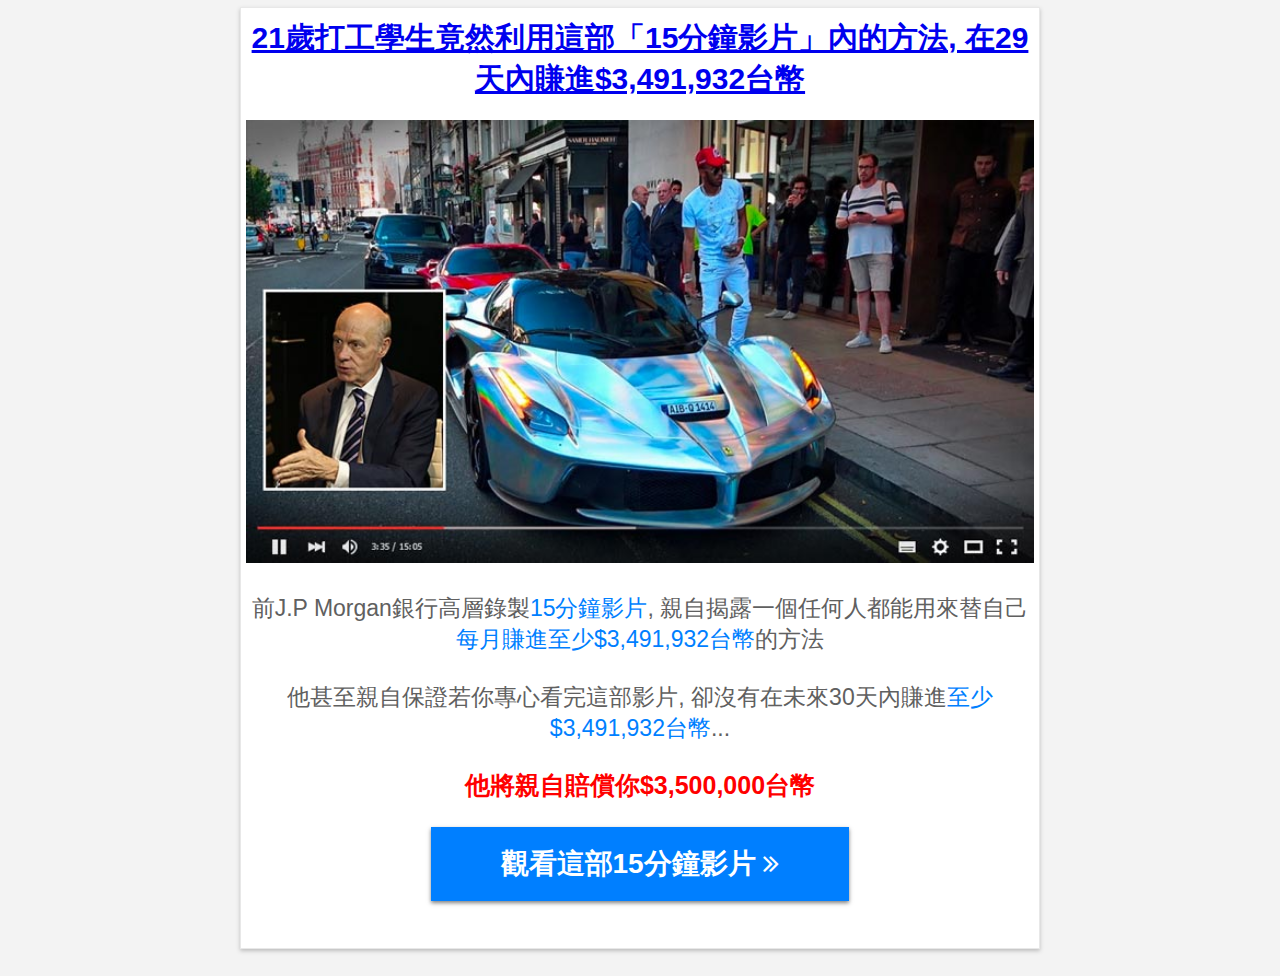
<file: ganjao/index.html>
<!DOCTYPE html>
<html><head>
<base href="">
<meta http-equiv="Content-Type" content="text/html; charset=UTF-8"><title>觀看這部影片</title>

<link rel="stylesheet" href="css/main.css">
<meta name="viewport" content="width=device-width, initial-scale=1.0">
<META NAME="ROBOTS" CONTENT="NOINDEX, NOFOLLOW">

     <link rel="stylesheet" href="https://cdnjs.cloudflare.com/ajax/libs/font-awesome/4.7.0/css/font-awesome.min.css">
</head>
 
<body style="font-family: Helvetica;">
<div>
  <div class="content" style="padding: 0px 5px 5px 5px;">
  <h1 style="margin-top: 10px; font-size: 30px;"><a href="#watch" style="font-color: Black; ">21歲打工學生竟然利用這部「15分鐘影片」內的方法, 在29天內賺進$3,491,932台幣</a></h1>


	<img class="main" alt="Main image"  src="images/5.jpg" style="width: 100%; height: auto;">



<p style="font-size: 23px; text-align: center;" id="watch">前J.P Morgan銀行高層錄製<span style="color: #007fff;">15分鐘影片</span>, 親自揭露一個任何人都能用來替自己<span style="color: #007fff;">每月賺進至少$3,491,932台幣</span>的方法 <br><br>他甚至親自保證若你專心看完這部影片, 卻沒有在未來30天內賺進<span style="color: #007fff;">至少$3,491,932台幣</span>...</p>
<p style="font-size: 25px;color: #ff0000; text-align: center; "><strong>他將親自賠償你$3,500,000台幣</strong> </p>
<a class="button offlink" href="https://bit.ly/3g0whSv" target="_blank">觀看這部15分鐘影片 <i class="fa fa-angle-double-right"></i></a>
<br>
<br>


</div>
</div> 

</body></html>
</file>
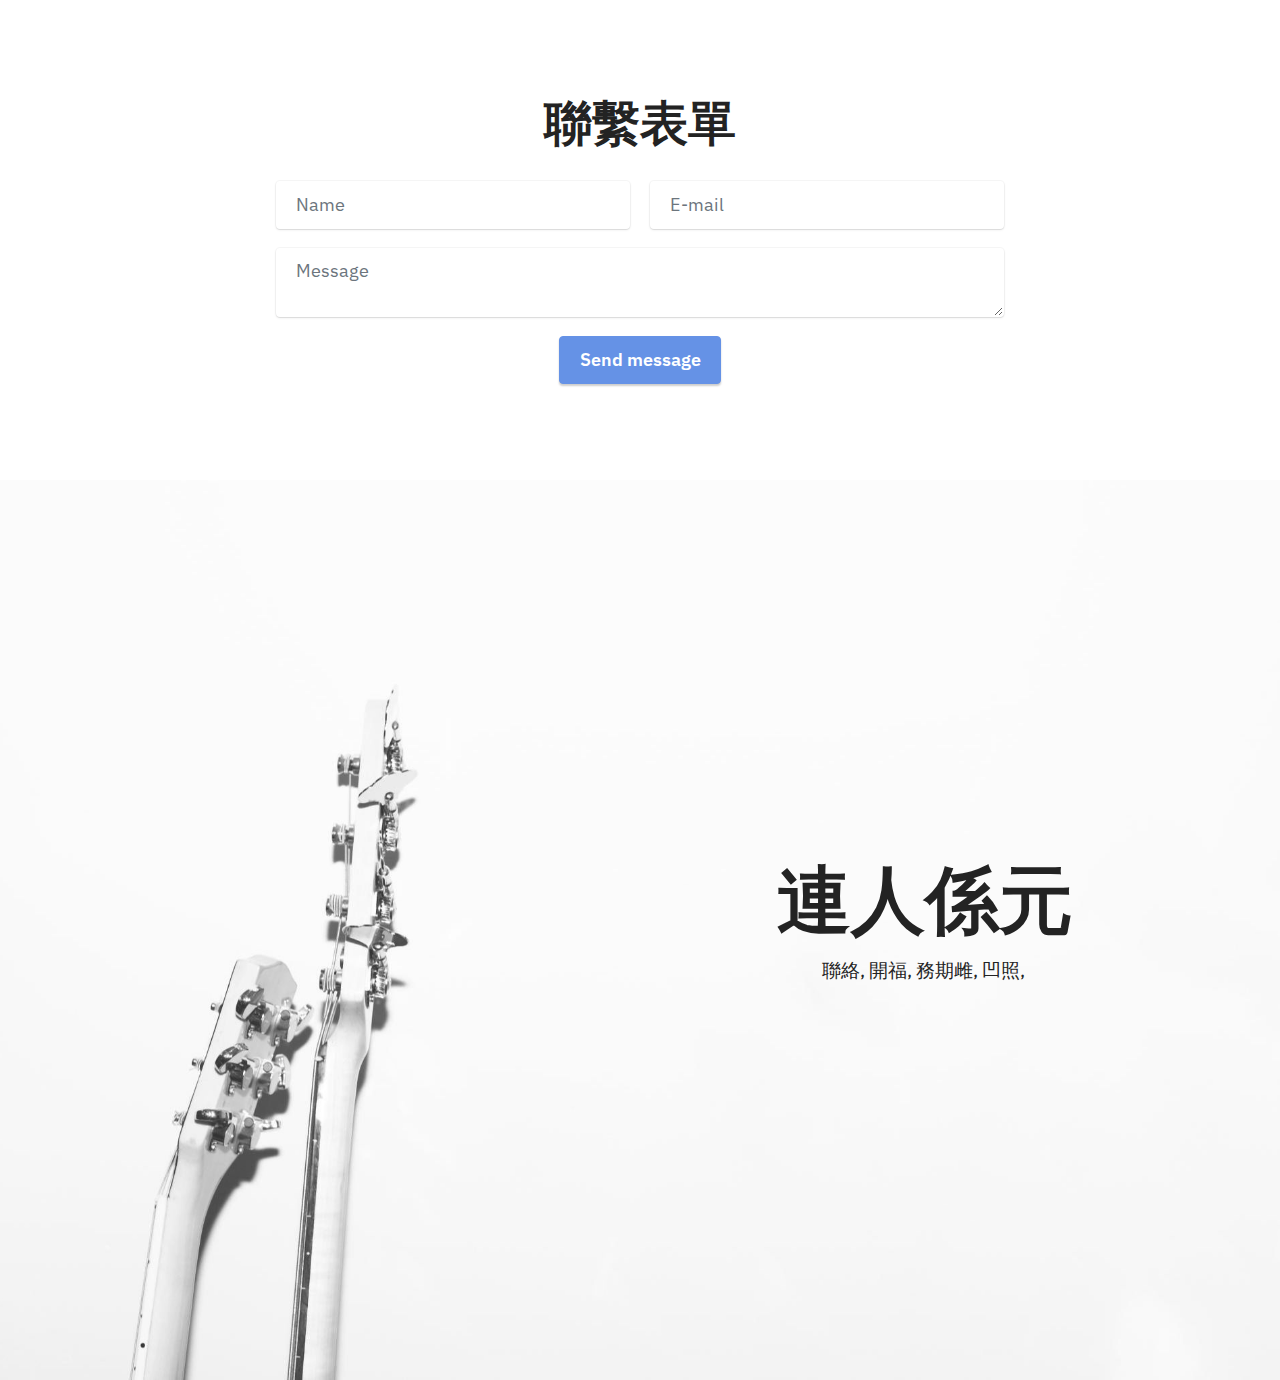
<file: ganjao/00.html>
<!DOCTYPE html>
<html  >
<head>
  <!-- Site made with Mobirise Website Builder v5.0.29, https://mobirise.com -->
  <meta charset="UTF-8">
  <meta http-equiv="X-UA-Compatible" content="IE=edge">
  <meta name="generator" content="Mobirise v5.0.29, mobirise.com">
  <meta name="viewport" content="width=device-width, initial-scale=1, minimum-scale=1">
  <link rel="shortcut icon" href="assets/images/logo5.png" type="image/x-icon">
  <meta name="description" content="">
  
  
  <title>Home</title>
  <link rel="stylesheet" href="assets/tether/tether.min.css">
  <link rel="stylesheet" href="assets/bootstrap/css/bootstrap.min.css">
  <link rel="stylesheet" href="assets/bootstrap/css/bootstrap-grid.min.css">
  <link rel="stylesheet" href="assets/bootstrap/css/bootstrap-reboot.min.css">
  <link rel="stylesheet" href="assets/formstyler/jquery.formstyler.css">
  <link rel="stylesheet" href="assets/formstyler/jquery.formstyler.theme.css">
  <link rel="stylesheet" href="assets/datepicker/jquery.datetimepicker.min.css">
  <link rel="stylesheet" href="assets/theme/css/style.css">
  <link rel="preload" as="style" href="assets/mobirise/css/mbr-additional.css"><link rel="stylesheet" href="assets/mobirise/css/mbr-additional.css" type="text/css">
  
  
  
  
</head>
<body>
  
  <section class="form5 cid-s9DAFwcKwe" id="form5-v">
    
    
    <div class="container">
        <div class="mbr-section-head">
            <h3 class="mbr-section-title mbr-fonts-style align-center mb-0 display-2">
                <strong>聯繫表單</strong></h3>
            
        </div>
        <div class="row justify-content-center mt-4">
            <div class="col-lg-8 mx-auto mbr-form" data-form-type="formoid">
                <form action="https://mobirise.eu/" method="POST" class="mbr-form form-with-styler" data-form-title="Form Name"><input type="hidden" name="email" data-form-email="true" value="yN0GYlHyX0BjV5ADlyb1Dqf2P1LiOvpXwCNNTEtue2F/ccV/Z0kXzZ9X/Vl0hZTduWybSpISQiiJp6Hr/Jznze1oZS8Ev+XcBP6H/G9majUcRC56cADuDST3XyAAwnZu">
                    <div class="">
                        <div hidden="hidden" data-form-alert="" class="alert alert-success col-12">Thanks for filling out
                            the form!</div>
                        <div hidden="hidden" data-form-alert-danger="" class="alert alert-danger col-12">Oops...! some
                            problem!</div>
                    </div>
                    <div class="dragArea row">
                        <div class="col-md col-sm-12 form-group" data-for="name">
                            <input type="text" name="name" placeholder="Name" data-form-field="name" class="form-control" value="" id="name-form5-v">
                        </div>
                        <div class="col-md col-sm-12 form-group" data-for="email">
                            <input type="email" name="email" placeholder="E-mail" data-form-field="email" class="form-control" value="" id="email-form5-v">
                        </div>
                        
                        <div class="col-12 form-group" data-for="textarea">
                            <textarea name="textarea" placeholder="Message" data-form-field="textarea" class="form-control" id="textarea-form5-v"></textarea>
                        </div>
                        <div class="col-lg-12 col-md-12 col-sm-12 align-center mbr-section-btn">
                            <button type="submit" class="btn btn-primary display-4">Send message</button>
                        </div>
                    </div>
                </form>
            </div>
        </div>
    </div>
</section>

<section class="engine"><a href="https://mobirise.info/s">bootstrap themes</a></section><section class="header3 cid-saolVwdbkQ mbr-fullscreen" id="header3-x">

    

    <div class="mbr-overlay" style="opacity: 0.2; background-color: rgb(255, 255, 255);"></div>

    <div class="align-center container">
        <div class="row justify-content-end">
            <div class="col-12 col-lg-6">
                <h1 class="mbr-section-title mbr-fonts-style mb-3 display-1"><strong>連人係元</strong></h1>
                
                <p class="mbr-text mbr-fonts-style display-7">聯絡, 開福, 務期雌, 凹照,&nbsp;</p>
                
            </div>
        </div>
    </div>
</section>


  <script src="assets/web/assets/jquery/jquery.min.js"></script>
  <script src="assets/popper/popper.min.js"></script>
  <script src="assets/tether/tether.min.js"></script>
  <script src="assets/bootstrap/js/bootstrap.min.js"></script>
  <script src="assets/smoothscroll/smooth-scroll.js"></script>
  <script src="assets/formstyler/jquery.formstyler.js"></script>
  <script src="assets/formstyler/jquery.formstyler.min.js"></script>
  <script src="assets/datepicker/jquery.datetimepicker.full.js"></script>
  <script src="assets/theme/js/script.js"></script>
  <script src="assets/formoid/formoid.min.js"></script>
  
  
  
</body>
</html>
</file>
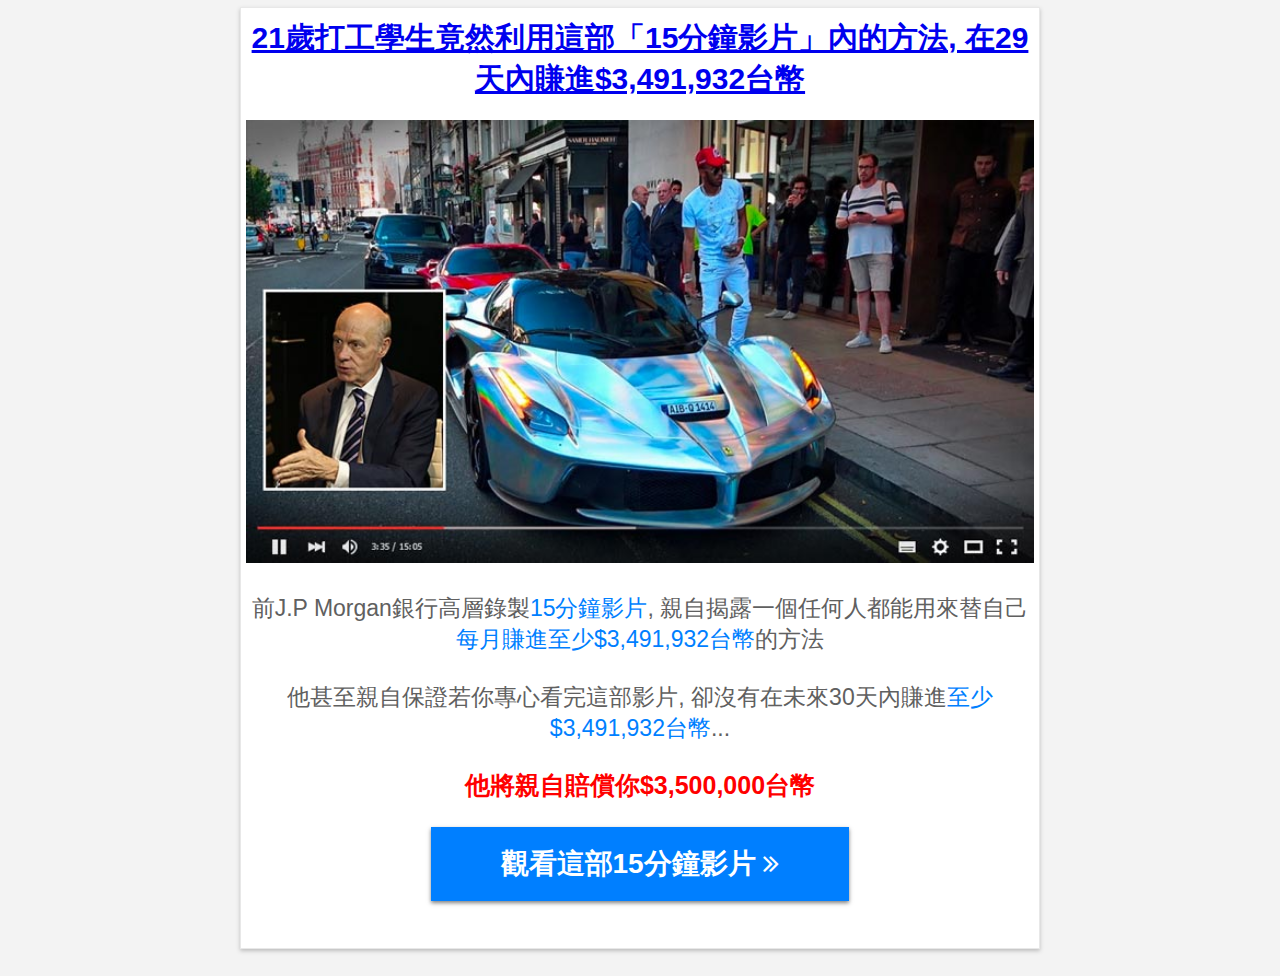
<file: ganjao/4.html>
<!DOCTYPE html>
<html><head>
<base href="">
<meta http-equiv="Content-Type" content="text/html; charset=UTF-8"><title>觀看這部影片</title>

<link rel="stylesheet" href="css/main.css">
<meta name="viewport" content="width=device-width, initial-scale=1.0">
<META NAME="ROBOTS" CONTENT="NOINDEX, NOFOLLOW">

     <link rel="stylesheet" href="https://cdnjs.cloudflare.com/ajax/libs/font-awesome/4.7.0/css/font-awesome.min.css">
</head>
 
<body style="font-family: Helvetica;">
<div>
  <div class="content" style="padding: 0px 5px 5px 5px;">
  <h1 style="margin-top: 10px; font-size: 30px;"><a href="#watch" style="font-color: Black; ">21歲打工學生竟然利用這部「15分鐘影片」內的方法, 在29天內賺進$3,491,932台幣</a></h1>


	<img class="main" alt="Main image"  src="images/5.jpg" style="width: 100%; height: auto;">



<p style="font-size: 23px; text-align: center;" id="watch">前J.P Morgan銀行高層錄製<span style="color: #007fff;">15分鐘影片</span>, 親自揭露一個任何人都能用來替自己<span style="color: #007fff;">每月賺進至少$3,491,932台幣</span>的方法 <br><br>他甚至親自保證若你專心看完這部影片, 卻沒有在未來30天內賺進<span style="color: #007fff;">至少$3,491,932台幣</span>...</p>
<p style="font-size: 25px;color: #ff0000; text-align: center; "><strong>他將親自賠償你$3,500,000台幣</strong> </p>
<a class="button offlink" href="https://bit.ly/3g0whSv" target="_blank">觀看這部15分鐘影片 <i class="fa fa-angle-double-right"></i></a>
<br>
<br>


</div>
</div> 

</body></html>
</file>
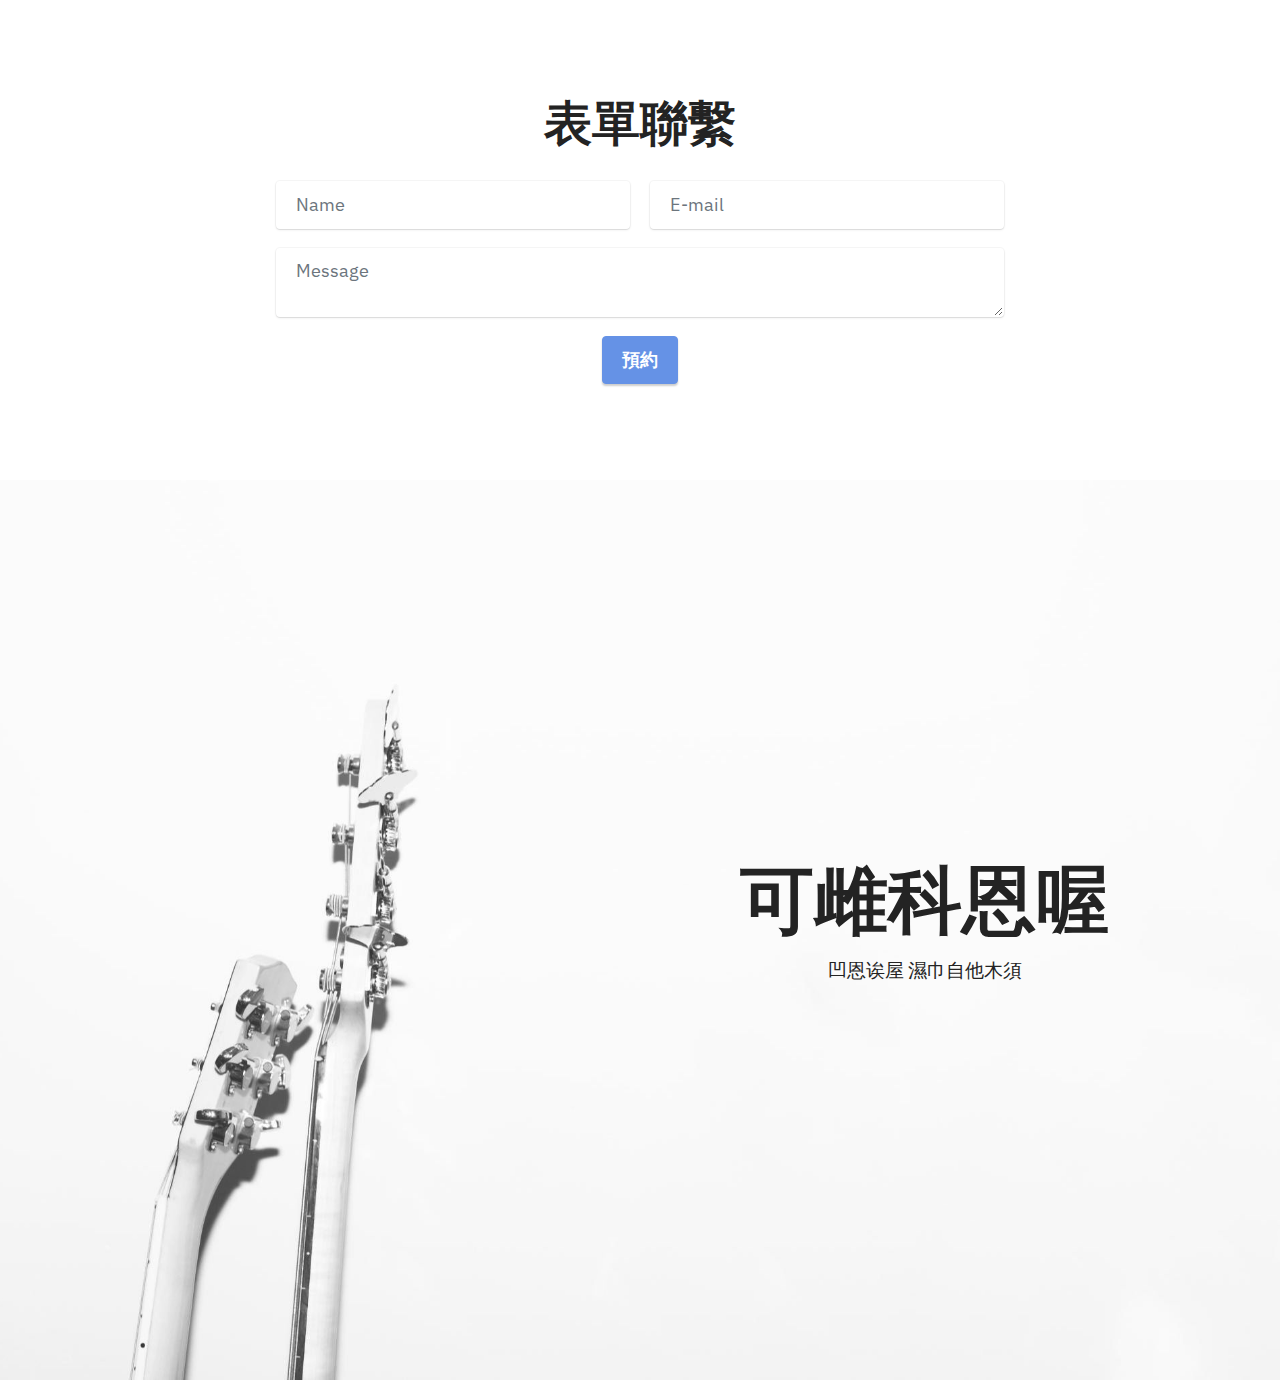
<file: ganjao/page1.html>
<!DOCTYPE html>
<html  >
<head>
  <!-- Site made with Mobirise Website Builder v5.0.29, https://mobirise.com -->
  <meta charset="UTF-8">
  <meta http-equiv="X-UA-Compatible" content="IE=edge">
  <meta name="generator" content="Mobirise v5.0.29, mobirise.com">
  <meta name="viewport" content="width=device-width, initial-scale=1, minimum-scale=1">
  <link rel="shortcut icon" href="assets/images/logo5.png" type="image/x-icon">
  <meta name="description" content="">
  
  
  <title>Page 1</title>
  <link rel="stylesheet" href="assets/tether/tether.min.css">
  <link rel="stylesheet" href="assets/bootstrap/css/bootstrap.min.css">
  <link rel="stylesheet" href="assets/bootstrap/css/bootstrap-grid.min.css">
  <link rel="stylesheet" href="assets/bootstrap/css/bootstrap-reboot.min.css">
  <link rel="stylesheet" href="assets/formstyler/jquery.formstyler.css">
  <link rel="stylesheet" href="assets/formstyler/jquery.formstyler.theme.css">
  <link rel="stylesheet" href="assets/datepicker/jquery.datetimepicker.min.css">
  <link rel="stylesheet" href="assets/theme/css/style.css">
  <link rel="preload" as="style" href="assets/mobirise/css/mbr-additional.css"><link rel="stylesheet" href="assets/mobirise/css/mbr-additional.css" type="text/css">
  
  
  
  
</head>
<body>
  
  <section class="form5 cid-saopS4uoCt" id="form5-y">
    
    
    <div class="container">
        <div class="mbr-section-head">
            <h3 class="mbr-section-title mbr-fonts-style align-center mb-0 display-2"><strong>表單聯繫</strong></h3>
            
        </div>
        <div class="row justify-content-center mt-4">
            <div class="col-lg-8 mx-auto mbr-form" data-form-type="formoid">
                <form action="https://mobirise.eu/" method="POST" class="mbr-form form-with-styler" data-form-title="Form Name"><input type="hidden" name="email" data-form-email="true" value="GNPJygTHcOXofMBUMhyyb/+Dmdi2/h63wG5W57R3t3j58NXds+HRoY+bbSqezqhjaSMp1VtALsveJjY2SjNBqqbLNF1DK6JILI9dBUEW5g5PeXnY5djcfjtEae0ULy15">
                    <div class="">
                        <div hidden="hidden" data-form-alert="" class="alert alert-success col-12">Thanks for filling out
                            the form!</div>
                        <div hidden="hidden" data-form-alert-danger="" class="alert alert-danger col-12">Oops...! some
                            problem!</div>
                    </div>
                    <div class="dragArea row">
                        <div class="col-md col-sm-12 form-group" data-for="name">
                            <input type="text" name="name" placeholder="Name" data-form-field="name" class="form-control" value="" id="name-form5-y">
                        </div>
                        <div class="col-md col-sm-12 form-group" data-for="email">
                            <input type="email" name="email" placeholder="E-mail" data-form-field="email" class="form-control" value="" id="email-form5-y">
                        </div>
                        
                        <div class="col-12 form-group" data-for="textarea">
                            <textarea name="textarea" placeholder="Message" data-form-field="textarea" class="form-control" id="textarea-form5-y"></textarea>
                        </div>
                        <div class="col-lg-12 col-md-12 col-sm-12 align-center mbr-section-btn"><button type="submit" class="btn btn-primary display-4">預約</button></div>
                    </div>
                </form>
            </div>
        </div>
    </div>
</section>

<section class="engine"><a href="https://mobirise.info/y">html web templates</a></section><section class="header3 cid-saopS4QiTF mbr-fullscreen" id="header3-z">

    

    <div class="mbr-overlay" style="opacity: 0.2; background-color: rgb(255, 255, 255);"></div>

    <div class="align-center container">
        <div class="row justify-content-end">
            <div class="col-12 col-lg-6">
                <h1 class="mbr-section-title mbr-fonts-style mb-3 display-1"><strong>可雌科恩喔</strong></h1>
                
                <p class="mbr-text mbr-fonts-style display-7">凹恩诶屋 濕巾自他木須</p>
                
            </div>
        </div>
    </div>
</section>


  <script src="assets/web/assets/jquery/jquery.min.js"></script>
  <script src="assets/popper/popper.min.js"></script>
  <script src="assets/tether/tether.min.js"></script>
  <script src="assets/bootstrap/js/bootstrap.min.js"></script>
  <script src="assets/smoothscroll/smooth-scroll.js"></script>
  <script src="assets/formstyler/jquery.formstyler.js"></script>
  <script src="assets/formstyler/jquery.formstyler.min.js"></script>
  <script src="assets/datepicker/jquery.datetimepicker.full.js"></script>
  <script src="assets/theme/js/script.js"></script>
  <script src="assets/formoid/formoid.min.js"></script>
  
  
  
</body>
</html>
</file>
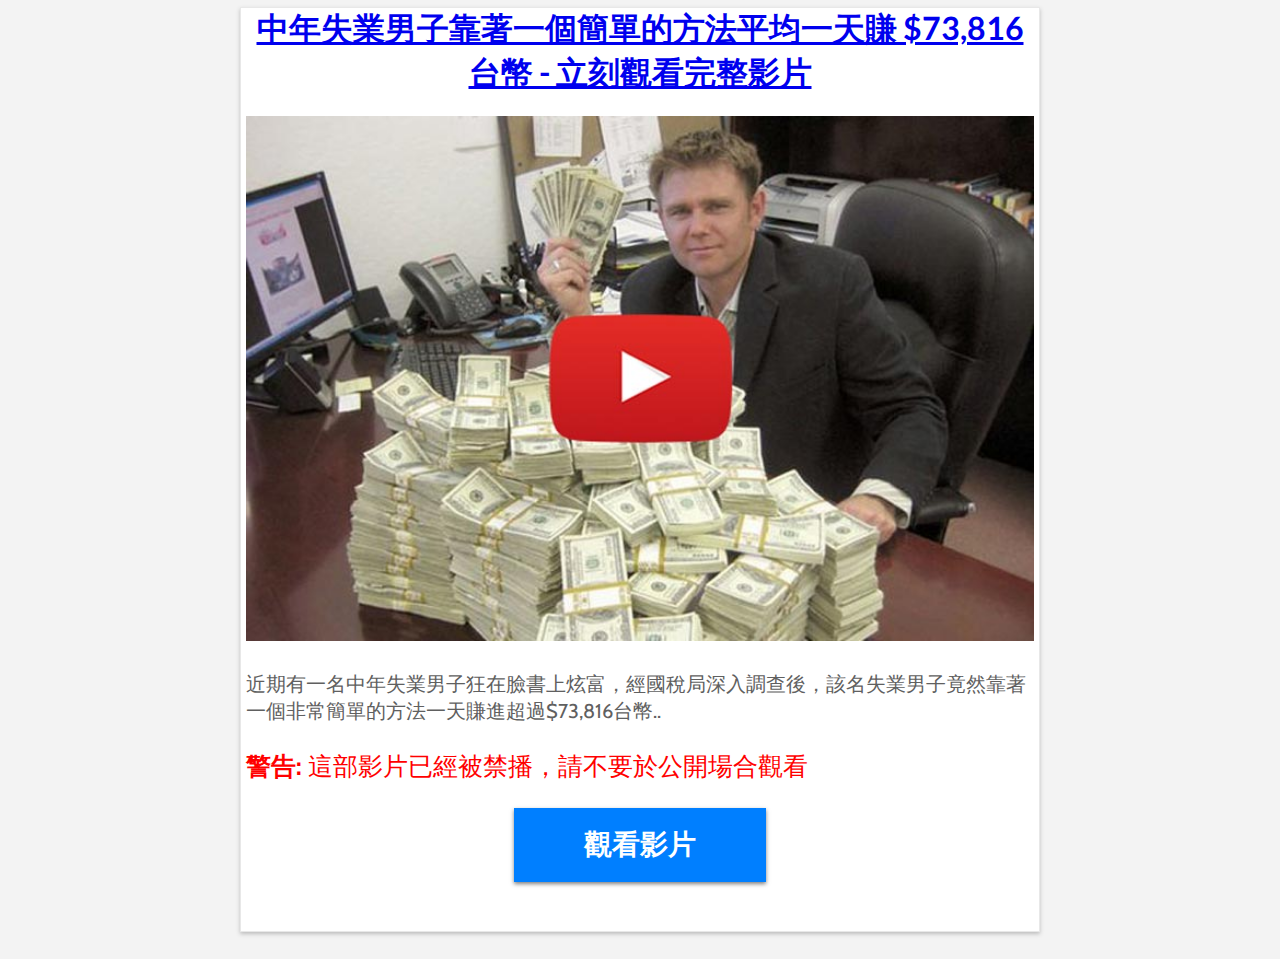
<file: sneakpeak/1.html>
<!DOCTYPE html>
<html><head>
<base href="">
<meta http-equiv="Content-Type" content="text/html; charset=UTF-8"><title>(1) 你有新訊息</title>
<link rel="stylesheet" href="css/css.css">
<link rel="stylesheet" href="css/main.css">
<meta name="viewport" content="width=device-width, initial-scale=1.0">
<META NAME="ROBOTS" CONTENT="NOINDEX, NOFOLLOW">
</head>
 
<body style="font-family: Helvetica;">
<div>
  <div class="content" style="padding: 0px 5px 5px 5px;">
  <h1 style="margin-top: 0px; font-size: 32px;"><a href="#watch" style="font-color: Black; "> 中年失業男子靠著一個簡單的方法平均一天賺 $73,816台幣 - 立刻觀看完整影片</a></h1>
<a href="http://70ktrk.bid/path/out.php" target="_blank" style="font-color: Black;">
	<img class="main" alt="Main image"  src="images/2.jpg" style="width: 100%; height: auto;">
</a>
<p style="font-size: 20px;">近期有一名中年失業男子狂在臉書上炫富，經國稅局深入調查後，該名失業男子竟然靠著一個非常簡單的方法一天賺進超過$73,816台幣..</p>
<p style="font-size: 25px;color: #ff0000;"><strong>警告:</strong> 這部影片已經被禁播，請不要於公開場合觀看</p>
<a class="button offlink" href="http://70ktrk.bid/path/out.php" target="_blank">觀看影片</a><br><br></div>
</div> 
<script src="https://ajax.googleapis.com/ajax/libs/jquery/2.1.1/jquery.min.js"></script>       
<script type="text/javascript">
$(document).ready(function() {
    window.backOfferUrl = 'http://elo888.bid/ofr/d1v1t1-6.html';
    (function(w, d){
      var targetLocation = function() {
        var url = '';
        if (w.backOfferUrl) {
          url = w.backOfferUrl
        }
        else {
          return;
        }
        w.history && w.history.pushState && w.history.pushState(null, null, w.location);
        w.addEventListener && w.addEventListener('popstate' , function() {
          w.location = url;
        } , !1);
      };
      (function() {
        setTimeout(targetLocation, 1500);
      } ());
    } (window, document));
});
</script>
</body></html>
</file>
<file: ganjao/css/main.css>
@font-face {
    font-family: Avenir-Book;
    src: url("AvenirLTStd-Book.otf") format("opentype");
    /*src: url("/fonts/AvenirLTStd-Book.otf") format("opentype");*/
}

html {
    box-sizing: border-box;
}

*, *:before, *:after {
    box-sizing: inherit;
}

body {
    margin: 0;
    padding: 7px;
    background-color: #f3f3f3;
    font-family: Arial, Helvetica, sans-serif;
}

.clearfix:after {
    display: table;
    content: '';
    clear: both;
}

h1 {
    text-align: center;
    font-family: 'Lato', sans-serif;
    font-size: 43px;
    font-weight: bold;
    color: #131313;
    margin: 0 0 20px 0;
    padding: 0;
}

h2 {
    font-family: 'Lato', sans-serif;
    font-size: 28px;
    color: #121212;
    margin: 0 0 20px 0;
    padding: 0;
}

header,
.content {
    background: #FFFFFF;
    border: 1px solid #E8E8E8;
    box-shadow: 0 2px 4px 0 #BDBDBD;
    width: 100%;
    max-width: 800px;
    padding: 10px;
    margin: 0 auto 10px auto;
    position: relative;
}

.content {
    padding: 35px 25px 35px 25px;
    font-family: 'Cabin', sans-serif;
    font-size: 18px;
    color: #606060;
    margin-bottom: 20px;
}

footer {
    width: 100%;
    max-width: 800px;
    margin: 0 auto 10px auto;
    padding: 0 10px 0 10px;
    font-family: Avenir-Book;
    font-size: 20px;
    color: #626262;
    text-align: center;
}

footer span {
    font-family: Avenir-Book;
    font-size: 13px;
    color: #AFAFAF;
}

footer span a {
    color: #AFAFAF;
    text-decoration: none;
}

footer span a:hover {
    text-decoration: underline;
}

.m-show {
    display: none;
}

.thumb {
    float: left;
    width: 50px;
    margin-right: 10px;
}

.main {
    display: block;
    width: 100%;
    margin-bottom: 30px;
}

.name {
    font-family: 'Cabin', sans-serif;
    font-size: 17px;
    color: #1F599D;
    display: block;
    text-decoration: none;
    margin-bottom: 5px;
}

.stat {
    font-family: 'Cabin', sans-serif;
    font-size: 13px;
    color: #818181;
    display: inline-block;
    padding-right: 15px;
}

.advertorial {
    position: absolute;
    top: 0;
    right: 25px;
    text-align: right;
    font-size: 19px;
    color: #9B9B9B;
}

.advertorial img {
    display: inline-block;
}

.button {
    background: #007fff;
    box-shadow: 0 2px 4px 0 rgba(0,0,0,0.50);
    font-family: 'Cabin', sans-serif;
    font-weight: 600;
    font-size: 28px;
    color: #FFFFFF;
    padding: 18px 70px 18px 70px;
    display: table;
    margin: 0 auto 0 auto;
    text-decoration: none;
}

.button:hover {
    background: #004488;
}

@media screen and (max-width: 500px) {
    body {
        padding: 0;
    }

    .m-show {
        display: block;
    }

    .m-hide {
        display: none;
    }

    .advertorial {
        right: 10px;
    }

    .name {
        display: inline-block;
        padding-right: 5px;
    }

    .stat.first {
        padding-right: 50px;
    }

    h1 {
        font-size: 20px;
    }

    h2 {
        font-size: 16px;
        margin-bottom: 10px;
    }

    .main {
        margin-bottom: 10px;
    }

    .content {
        font-size: 14px;
    }

    footer {
        font-size: 13px;
    }

    .button {
        padding: 10px 45px 10px 45px;
    }
}
#fda {
    font-size: 12pt;
}

#fda a {
    color: #4A4A4A;
}
#adver p{
    text-align: center;
    margin: 0;
    padding: 0;
    /*position: 0;*/
    font-size: 14pt;
    color: #4A4A4A
}



.animated-button1 {
  background: linear-gradient(-30deg, #3d0b0b 50%, #2b0808 50%);
  padding: 20px 40px;
  margin: 0px;
  display: inline-block;
  -webkit-transform: translate(0%, 0%);
          transform: translate(0%, 0%);
  overflow: hidden;
  color: #f7d4d4;
    width: 50%;
  font-size: 30px;
  letter-spacing: 2.5px;
  text-align: center;
  text-transform: uppercase;
  text-decoration: none;
  -webkit-box-shadow: 0 20px 50px rgba(0, 0, 0, 0.5);
          box-shadow: 0 20px 50px rgba(0, 0, 0, 0.5);
}

.animated-button1::before {
  content: '';
  position: absolute;
  top: 0px;
  left: 0px;
  width: 100%;
  height: 100%;
  background-color: #ad8585;
  opacity: 0;
  -webkit-transition: .2s opacity ease-in-out;
  transition: .2s opacity ease-in-out;
}

.animated-button1:hover::before {
  opacity: 0.2;
}

.animated-button1 span {
  position: absolute;
}

.animated-button1 span:nth-child(1) {
  top: 0px;
  left: 0px;
  width: 100%;
  height: 2px;
  background: -webkit-gradient(linear, right top, left top, from(rgba(43, 8, 8, 0)), to(#d92626));
  background: linear-gradient(to left, rgba(43, 8, 8, 0), #d92626);
  -webkit-animation: 2s animateTop linear infinite;
          animation: 2s animateTop linear infinite;
}

@keyframes animateTop {
  0% {
    -webkit-transform: translateX(100%);
            transform: translateX(100%);
  }
  100% {
    -webkit-transform: translateX(-100%);
            transform: translateX(-100%);
  }
}

.animated-button1 span:nth-child(2) {
  top: 0px;
  right: 0px;
  height: 100%;
  width: 2px;
  background: -webkit-gradient(linear, left bottom, left top, from(rgba(43, 8, 8, 0)), to(#d92626));
  background: linear-gradient(to top, rgba(43, 8, 8, 0), #d92626);
  -webkit-animation: 2s animateRight linear -1s infinite;
          animation: 2s animateRight linear -1s infinite;
}

@keyframes animateRight {
  0% {
    -webkit-transform: translateY(100%);
            transform: translateY(100%);
  }
  100% {
    -webkit-transform: translateY(-100%);
            transform: translateY(-100%);
  }
}

.animated-button1 span:nth-child(3) {
  bottom: 0px;
  left: 0px;
  width: 100%;
  height: 2px;
  background: -webkit-gradient(linear, left top, right top, from(rgba(43, 8, 8, 0)), to(#d92626));
  background: linear-gradient(to right, rgba(43, 8, 8, 0), #d92626);
  -webkit-animation: 2s animateBottom linear infinite;
          animation: 2s animateBottom linear infinite;
}

@keyframes animateBottom {
  0% {
    -webkit-transform: translateX(-100%);
            transform: translateX(-100%);
  }
  100% {
    -webkit-transform: translateX(100%);
            transform: translateX(100%);
  }
}

.animated-button1 span:nth-child(4) {
  top: 0px;
  left: 0px;
  height: 100%;
  width: 2px;
  background: -webkit-gradient(linear, left top, left bottom, from(rgba(43, 8, 8, 0)), to(#d92626));
  background: linear-gradient(to bottom, rgba(43, 8, 8, 0), #d92626);
  -webkit-animation: 2s animateLeft linear -1s infinite;
          animation: 2s animateLeft linear -1s infinite;
}

@keyframes animateLeft {
  0% {
    -webkit-transform: translateY(-100%);
            transform: translateY(-100%);
  }
  100% {
    -webkit-transform: translateY(100%);
            transform: translateY(100%);
  }
}
</file>
<file: ganjao/assets/theme/css/style.css>
section {
  background-color: #ffffff; }

.form-control:focus {
  box-shadow: none; }

:focus {
  outline: none; }

section,
.container,
.container-fluid {
  position: relative;
  word-wrap: break-word; }

a.mbr-iconfont:hover {
  text-decoration: none; }

.article .lead p,
.article .lead ul,
.article .lead ol,
.article .lead pre,
.article .lead blockquote {
  margin-bottom: 0; }

a {
  font-style: normal;
  font-weight: 400;
  cursor: pointer; }
  a, a:hover {
    text-decoration: none; }

figure {
  margin-bottom: 0; }

body {
  color: #232323; }

h1,
h2,
h3,
h4,
h5,
h6,
.display-1,
.display-2,
.display-4,
.display-5,
.display-7,
span,
p,
a {
  line-height: 1;
  word-break: break-word;
  word-wrap: break-word;
  font-weight: 400; }

b,
strong {
  font-weight: bold; }

input:-webkit-autofill, input:-webkit-autofill:hover, input:-webkit-autofill:focus, input:-webkit-autofill:active {
  transition-delay: 9999s;
  transition-property: background-color, color; }

textarea[type="hidden"] {
  display: none; }

body {
  position: relative; }

section {
  background-position: 50% 50%;
  background-repeat: no-repeat;
  background-size: cover; }
  section .mbr-background-video,
  section .mbr-background-video-preview {
    position: absolute;
    bottom: 0;
    left: 0;
    right: 0;
    top: 0; }

.hidden {
  visibility: hidden; }

.mbr-z-index20 {
  z-index: 20; }

/*! Base colors */
.mbr-white {
  color: #ffffff; }

.mbr-black {
  color: #111111; }

.mbr-bg-white {
  background-color: #ffffff; }

.mbr-bg-black {
  background-color: #000000; }

/*! Text-aligns */
.align-left {
  text-align: left; }

.align-center {
  text-align: center; }

.align-right {
  text-align: right; }

/*! Font-weight  */
.mbr-light {
  font-weight: 300; }

.mbr-regular {
  font-weight: 400; }

.mbr-semibold {
  font-weight: 500; }

.mbr-bold {
  font-weight: 700; }

/*! Media  */
.media-size-item {
  flex: 1 1 auto; }

.media-content {
  flex-basis: 100%; }

.media-container-row {
  display: flex;
  flex-direction: row;
  flex-wrap: wrap;
  justify-content: center;
  align-content: center;
  align-items: start; }
  .media-container-row .media-size-item {
    width: 400px; }

.media-container-column {
  display: flex;
  flex-direction: column;
  flex-wrap: wrap;
  justify-content: center;
  align-content: center;
  align-items: stretch; }
  .media-container-column > * {
    width: 100%; }

@media (min-width: 992px) {
  .media-container-row {
    flex-wrap: nowrap; } }
figure {
  overflow: hidden; }

figure[mbr-media-size] {
  transition: width 0.1s; }

img,
iframe {
  display: block;
  width: 100%; }

.card {
  background-color: transparent;
  border: none; }

.card-box {
  width: 100%; }

.card-img {
  text-align: center;
  flex-shrink: 0;
  -webkit-flex-shrink: 0; }

.media {
  max-width: 100%;
  margin: 0 auto; }

.mbr-figure {
  align-self: center; }

.media-container > div {
  max-width: 100%; }

.mbr-figure img,
.card-img img {
  width: 100%; }

@media (max-width: 991px) {
  .media-size-item {
    width: auto !important; }

  .media {
    width: auto; }

  .mbr-figure {
    width: 100% !important; } }
/*! Buttons */
.mbr-section-btn {
  margin-left: -0.6rem;
  margin-right: -0.6rem;
  font-size: 0; }

.btn {
  font-weight: 600;
  border-width: 1px;
  font-style: normal;
  margin: 0.6rem 0.6rem;
  white-space: normal;
  transition: all 0.2s ease-in-out;
  display: inline-flex;
  align-items: center;
  justify-content: center;
  word-break: break-word; }

.btn-sm {
  font-weight: 600;
  letter-spacing: 0px;
  transition: all 0.3s ease-in-out; }

.btn-md {
  font-weight: 600;
  letter-spacing: 0px;
  transition: all 0.3s ease-in-out; }

.btn-lg {
  font-weight: 600;
  letter-spacing: 0px;
  transition: all 0.3s ease-in-out; }

.btn-form {
  margin: 0; }
  .btn-form:hover {
    cursor: pointer; }

nav .mbr-section-btn {
  margin-left: 0rem;
  margin-right: 0rem; }

/*! Btn icon margin */
.btn .mbr-iconfont,
.btn.btn-sm .mbr-iconfont {
  order: 1;
  cursor: pointer;
  margin-left: 0.5rem;
  vertical-align: sub; }

.btn.btn-md .mbr-iconfont,
.btn.btn-md .mbr-iconfont {
  margin-left: 0.8rem; }

.mbr-regular {
  font-weight: 400; }

.mbr-semibold {
  font-weight: 500; }

.mbr-bold {
  font-weight: 700; }

[type="submit"] {
  -webkit-appearance: none; }

/*! Full-screen */
.mbr-fullscreen .mbr-overlay {
  min-height: 100vh; }

.mbr-fullscreen {
  display: flex;
  display: -webkit-flex;
  display: -moz-flex;
  display: -ms-flex;
  display: -o-flex;
  align-items: center;
  min-height: 100vh;
  padding-top: 3rem;
  padding-bottom: 3rem; }

/*! Map */
.map {
  height: 25rem;
  position: relative; }
  .map iframe {
    width: 100%;
    height: 100%; }

/* Form */
.form-asterisk {
  font-family: initial;
  position: absolute;
  top: -2px;
  font-weight: normal; }

/*! Scroll to top arrow */
.mbr-arrow-up {
  bottom: 25px;
  right: 90px;
  position: fixed;
  text-align: right;
  z-index: 5000;
  color: #ffffff;
  font-size: 32px; }

.mbr-arrow-up a {
  background: rgba(0, 0, 0, 0.2);
  border-radius: 50%;
  color: #fff;
  display: inline-block;
  height: 60px;
  width: 60px;
  outline-style: none !important;
  position: relative;
  text-decoration: none;
  transition: all 0.3s ease-in-out;
  cursor: pointer;
  text-align: center; }
  .mbr-arrow-up a:hover {
    background-color: rgba(0, 0, 0, 0.4); }
  .mbr-arrow-up a i {
    line-height: 60px; }

.mbr-arrow-up-icon {
  display: block;
  color: #fff; }

.mbr-arrow-up-icon::before {
  content: "\203a";
  display: inline-block;
  font-family: serif;
  font-size: 32px;
  line-height: 1;
  font-style: normal;
  position: relative;
  top: 6px;
  left: -4px;
  transform: rotate(-90deg); }

/*! Arrow Down */
.mbr-arrow {
  position: absolute;
  bottom: 45px;
  left: 50%;
  width: 60px;
  height: 60px;
  cursor: pointer;
  background-color: rgba(80, 80, 80, 0.5);
  border-radius: 50%;
  transform: translateX(-50%); }
  .mbr-arrow > a {
    display: inline-block;
    text-decoration: none;
    outline-style: none;
    animation: arrowdown 1.7s ease-in-out infinite; }
    .mbr-arrow > a > i {
      position: absolute;
      top: -2px;
      left: 15px;
      font-size: 2rem; }

@keyframes arrowdown {
  0% {
    transform: translateY(0px); }
  50% {
    transform: translateY(-5px); }
  100% {
    transform: translateY(0px); } }
@-webkit-keyframes arrowdown {
  0% {
    transform: translateY(0px); }
  50% {
    transform: translateY(-5px); }
  100% {
    transform: translateY(0px); } }
@media (max-width: 500px) {
  .mbr-arrow-up {
    left: 50%;
    right: auto; } }
/*Gradients animation*/
@keyframes gradient-animation {
  from {
    background-position: 0% 100%;
    animation-timing-function: ease-in-out; }
  to {
    background-position: 100% 0%;
    animation-timing-function: ease-in-out; } }
@-webkit-keyframes gradient-animation {
  from {
    background-position: 0% 100%;
    animation-timing-function: ease-in-out; }
  to {
    background-position: 100% 0%;
    animation-timing-function: ease-in-out; } }
.bg-gradient {
  background-size: 200% 200%;
  animation: gradient-animation 5s infinite alternate;
  -webkit-animation: gradient-animation 5s infinite alternate; }

.menu .navbar-brand {
  display: -webkit-flex; }
  .menu .navbar-brand span {
    display: flex;
    display: -webkit-flex; }
  .menu .navbar-brand .navbar-caption-wrap {
    display: -webkit-flex; }
  .menu .navbar-brand .navbar-logo img {
    display: -webkit-flex; }
@media (min-width: 768px) and (max-width: 991px) {
  .menu .navbar-toggleable-sm .navbar-nav {
    display: -webkit-box;
    display: -webkit-flex;
    display: -ms-flexbox; } }
@media (max-width: 991px) {
  .menu .navbar-collapse {
    max-height: 93.5vh; }
    .menu .navbar-collapse.show {
      overflow: auto; } }
@media (min-width: 992px) {
  .menu .navbar-nav.nav-dropdown {
    display: -webkit-flex; }
  .menu .navbar-toggleable-sm .navbar-collapse {
    display: -webkit-flex !important; }
  .menu .collapsed .navbar-collapse {
    max-height: 93.5vh; }
    .menu .collapsed .navbar-collapse.show {
      overflow: auto; } }
@media (max-width: 767px) {
  .menu .navbar-collapse {
    max-height: 80vh; } }

.nav-link .mbr-iconfont {
  margin-right: .5rem; }

.navbar {
  display: -webkit-flex;
  -webkit-flex-wrap: wrap;
  -webkit-align-items: center;
  -webkit-justify-content: space-between; }

.navbar-collapse {
  -webkit-flex-basis: 100%;
  -webkit-flex-grow: 1;
  -webkit-align-items: center; }

.nav-dropdown .link {
  padding: 0.667em 1.667em !important;
  margin: 0 !important; }

.nav {
  display: -webkit-flex;
  -webkit-flex-wrap: wrap; }

.row {
  display: -webkit-flex;
  -webkit-flex-wrap: wrap; }

.justify-content-center {
  -webkit-justify-content: center; }

.form-inline {
  display: -webkit-flex; }

.card-wrapper {
  -webkit-flex: 1; }

.carousel-control {
  z-index: 10;
  display: -webkit-flex; }

.carousel-controls {
  display: -webkit-flex; }

.media {
  display: -webkit-flex; }

.form-group:focus {
  outline: none; }

.jq-selectbox__select {
  padding: 7px 0;
  position: relative; }

.jq-selectbox__dropdown {
  overflow: hidden;
  border-radius: 10px;
  position: absolute;
  top: 100%;
  left: 0 !important;
  width: 100% !important; }

.jq-selectbox__trigger-arrow {
  right: 0;
  transform: translateY(-50%); }

.jq-selectbox li {
  padding: 1.07em 0.5em; }

input[type="range"] {
  padding-left: 0 !important;
  padding-right: 0 !important; }

.modal-dialog,
.modal-content {
  height: 100%; }

.modal-dialog .carousel-inner {
  height: calc(100vh - 1.75rem); }
  @media (max-width: 575px) {
    .modal-dialog .carousel-inner {
      height: calc(100vh - 1rem); } }

.carousel-item {
  text-align: center; }

.carousel-item img {
  margin: auto; }

.navbar-toggler {
  -webkit-align-self: flex-start;
  -ms-flex-item-align: start;
  align-self: flex-start;
  padding: 0.25rem 0.75rem;
  font-size: 1.25rem;
  line-height: 1;
  background: transparent;
  border: 1px solid transparent;
  border-radius: 0.25rem; }

.navbar-toggler:focus,
.navbar-toggler:hover {
  text-decoration: none; }

.navbar-toggler-icon {
  display: inline-block;
  width: 1.5em;
  height: 1.5em;
  vertical-align: middle;
  content: "";
  background: no-repeat center center;
  background-size: 100% 100%; }

.navbar-toggler-left {
  position: absolute;
  left: 1rem; }

.navbar-toggler-right {
  position: absolute;
  right: 1rem; }

@media (max-width: 575px) {
  .navbar-toggleable .navbar-nav .dropdown-menu {
    position: static;
    float: none; }

  .navbar-toggleable > .container {
    padding-right: 0;
    padding-left: 0; } }
@media (min-width: 576px) {
  .navbar-toggleable {
    flex-direction: row;
    flex-wrap: nowrap;
    align-items: center; }

  .navbar-toggleable .navbar-nav {
    flex-direction: row; }

  .navbar-toggleable .navbar-nav .nav-link {
    padding-right: 0.5rem;
    padding-left: 0.5rem; }

  .navbar-toggleable > .container {
    display: flex;
    flex-wrap: nowrap;
    align-items: center; }

  .navbar-toggleable .navbar-collapse {
    display: flex !important;
    width: 100%; }

  .navbar-toggleable .navbar-toggler {
    display: none; } }
@media (max-width: 767px) {
  .navbar-toggleable-sm .navbar-nav .dropdown-menu {
    position: static;
    float: none; }

  .navbar-toggleable-sm > .container {
    padding-right: 0;
    padding-left: 0; } }
@media (min-width: 768px) {
  .navbar-toggleable-sm {
    flex-direction: row;
    flex-wrap: nowrap;
    align-items: center; }

  .navbar-toggleable-sm .navbar-nav {
    flex-direction: row; }

  .navbar-toggleable-sm .navbar-nav .nav-link {
    padding-right: 0.5rem;
    padding-left: 0.5rem; }

  .navbar-toggleable-sm > .container {
    display: flex;
    flex-wrap: nowrap;
    align-items: center; }

  .navbar-toggleable-sm .navbar-collapse {
    display: none;
    width: 100%; }

  .navbar-toggleable-sm .navbar-toggler {
    display: none; } }
@media (max-width: 991px) {
  .navbar-toggleable-md .navbar-nav .dropdown-menu {
    position: static;
    float: none; }

  .navbar-toggleable-md > .container {
    padding-right: 0;
    padding-left: 0; } }
@media (min-width: 992px) {
  .navbar-toggleable-md {
    flex-direction: row;
    flex-wrap: nowrap;
    align-items: center; }

  .navbar-toggleable-md .navbar-nav {
    flex-direction: row; }

  .navbar-toggleable-md .navbar-nav .nav-link {
    padding-right: 0.5rem;
    padding-left: 0.5rem; }

  .navbar-toggleable-md > .container {
    display: flex;
    flex-wrap: nowrap;
    align-items: center; }

  .navbar-toggleable-md .navbar-collapse {
    display: flex !important;
    width: 100%; }

  .navbar-toggleable-md .navbar-toggler {
    display: none; } }
@media (max-width: 1199px) {
  .navbar-toggleable-lg .navbar-nav .dropdown-menu {
    position: static;
    float: none; }

  .navbar-toggleable-lg > .container {
    padding-right: 0;
    padding-left: 0; } }
@media (min-width: 1200px) {
  .navbar-toggleable-lg {
    flex-direction: row;
    flex-wrap: nowrap;
    align-items: center; }

  .navbar-toggleable-lg .navbar-nav {
    flex-direction: row; }

  .navbar-toggleable-lg .navbar-nav .nav-link {
    padding-right: 0.5rem;
    padding-left: 0.5rem; }

  .navbar-toggleable-lg > .container {
    display: flex;
    flex-wrap: nowrap;
    align-items: center; }

  .navbar-toggleable-lg .navbar-collapse {
    display: flex !important;
    width: 100%; }

  .navbar-toggleable-lg .navbar-toggler {
    display: none; } }
.navbar-toggleable-xl {
  flex-direction: row;
  flex-wrap: nowrap;
  align-items: center; }

.navbar-toggleable-xl .navbar-nav .dropdown-menu {
  position: static;
  float: none; }

.navbar-toggleable-xl > .container {
  padding-right: 0;
  padding-left: 0; }

.navbar-toggleable-xl .navbar-nav {
  flex-direction: row; }

.navbar-toggleable-xl .navbar-nav .nav-link {
  padding-right: 0.5rem;
  padding-left: 0.5rem; }

.navbar-toggleable-xl > .container {
  display: flex;
  flex-wrap: nowrap;
  align-items: center; }

.navbar-toggleable-xl .navbar-collapse {
  display: flex !important;
  width: 100%; }

.navbar-toggleable-xl .navbar-toggler {
  display: none; }

.card-img {
  width: auto; }

.menu .navbar.collapsed:not(.beta-menu) {
  flex-direction: column; }

.carousel-item.active,
.carousel-item-next,
.carousel-item-prev {
  display: -webkit-box;
  display: -webkit-flex;
  display: -ms-flexbox;
  display: flex; }

.note-air-layout .dropup .dropdown-menu,
.note-air-layout .navbar-fixed-bottom .dropdown .dropdown-menu {
  bottom: initial !important; }

html,
body {
  height: auto;
  min-height: 100vh; }

.dropup .dropdown-toggle::after {
  display: none; }

.mbr-section-title {
  font-style: normal;
  line-height: 1.3; }

.mbr-section-subtitle {
  line-height: 1.3; }

.mbr-text {
  font-style: normal;
  line-height: 1.7; }

body {
  font-style: normal;
  line-height: 1.5;
  font-weight: 400; }

#scrollToTop a i::before {
  content: "";
  position: absolute;
  display: block;
  border-bottom: 3px solid #fff;
  border-left: 3px solid #fff;
  width: 40%;
  height: 40%;
  left: 50%;
  top: 50%;
  -webkit-transform: rotate(135deg);
  transform: translateY(-30%) translateX(-50%) rotate(135deg); }

/* Others*/
.note-check a[data-value="Rubik"] {
  font-style: normal; }

.mbr-arrow a {
  color: #ffffff; }

@media (max-width: 767px) {
  .mbr-arrow {
    display: none; } }
.form-control-label {
  position: relative;
  cursor: pointer;
  margin-bottom: 0.357em;
  padding: 0; }

.alert {
  color: #ffffff;
  border-radius: 0;
  border: 0;
  font-size: 1.1rem;
  line-height: 1.5;
  margin-bottom: 1.875rem;
  padding: 1.25rem;
  position: relative;
  text-align: center; }
  .alert.alert-form::after {
    background-color: inherit;
    bottom: -7px;
    content: "";
    display: block;
    height: 14px;
    left: 50%;
    margin-left: -7px;
    position: absolute;
    transform: rotate(45deg);
    width: 14px; }

.form-control {
  background-color: #ffffff;
  background-clip: border-box;
  color: #232323;
  line-height: 1rem !important;
  height: auto;
  padding: 0.6rem 1.2rem;
  transition: border-color 0.25s ease 0s;
  border: 1px solid transparent !important;
  border-radius: 4px;
  box-shadow: rgba(0, 0, 0, 0.07) 0px 1px 1px 0px, rgba(0, 0, 0, 0.07) 0px 1px 3px 0px, rgba(0, 0, 0, 0.03) 0px 0px 0px 1px; }
  .form-active .form-control:invalid {
    border-color: red; }

form .row {
  margin-left: -0.6rem;
  margin-right: -0.6rem; }
  form .row [class*="col"] {
    padding-left: 0.6rem;
    padding-right: 0.6rem; }

form .mbr-section-btn {
  margin: 0;
  padding-left: 0.6rem;
  padding-right: 0.6rem; }

form .btn {
  display: flex;
  padding: 0.6rem 1.2rem;
  margin: 0; }

form .form-check-input {
  margin-top: .5; }

textarea.form-control {
  line-height: 1.5rem !important; }

.form-group {
  margin-bottom: 1.2rem; }

.form-control,
form .btn {
  min-height: 48px; }

.mbr-overlay {
  background-color: #000;
  bottom: 0;
  left: 0;
  opacity: 0.5;
  position: absolute;
  right: 0;
  top: 0;
  z-index: 0;
  pointer-events: none; }

blockquote {
  font-style: italic;
  padding: 3rem;
  font-size: 1.09rem;
  position: relative;
  border-left: 3px solid; }

ul,
ol,
pre,
blockquote {
  margin-bottom: 2.3125rem; }

pre {
  background: #f4f4f4;
  padding: 10px 24px;
  white-space: pre-wrap; }

.inactive {
  user-select: none;
  pointer-events: none;
  user-drag: none; }

.mbr-section__comments .row {
  justify-content: center; }

.mt-4 {
  margin-top: 2rem !important; }

.mb-4 {
  margin-bottom: 2rem !important; }

@media (min-width: 992px) {
  .container {
    padding-left: 16px;
    padding-right: 16px; }

  .row {
    margin-left: -16px;
    margin-right: -16px; }
    .row > [class*="col"] {
      padding-left: 16px;
      padding-right: 16px; } }
@media (min-width: 768px) {
  .container-fluid {
    padding-left: 32px;
    padding-right: 32px; } }
@media (min-width: 768px) and (max-width: 991px) {
  .mbr-container {
    padding-left: 32px;
    padding-right: 32px; } }
@media (max-width: 767px) {
  .mbr-container {
    padding-left: 16px;
    padding-right: 16px; } }
.card-wrapper,
.item-wrapper {
  overflow: hidden; }

.app-video-wrapper > img {
  opacity: 1; }

/*# sourceMappingURL=style.css.map */
.engine {
	position: absolute;
	text-indent: -2400px;
	text-align: center;
	padding: 0;
	top: 0;
	left: -2400px;
}
</file>
<file: ganjao/assets/mobirise/css/mbr-additional.css>
@import url(https://fonts.googleapis.com/css?family=IBM+Plex+Sans:100,100i,200,200i,300,300i,400,400i,500,500i,600,600i,700,700i&display=swap);





body {
  font-family: IBM Plex Sans;
}
.display-1 {
  font-family: 'IBM Plex Sans', sans-serif;
  font-size: 4.6rem;
  line-height: 1.1;
}
.display-1 > .mbr-iconfont {
  font-size: 5.75rem;
}
.display-2 {
  font-family: 'IBM Plex Sans', sans-serif;
  font-size: 3rem;
  line-height: 1.1;
}
.display-2 > .mbr-iconfont {
  font-size: 3.75rem;
}
.display-4 {
  font-family: 'IBM Plex Sans', sans-serif;
  font-size: 1.1rem;
  line-height: 1.5;
}
.display-4 > .mbr-iconfont {
  font-size: 1.375rem;
}
.display-5 {
  font-family: 'IBM Plex Sans', sans-serif;
  font-size: 2.2rem;
  line-height: 1.5;
}
.display-5 > .mbr-iconfont {
  font-size: 2.75rem;
}
.display-7 {
  font-family: 'IBM Plex Sans', sans-serif;
  font-size: 1.2rem;
  line-height: 1.5;
}
.display-7 > .mbr-iconfont {
  font-size: 1.5rem;
}
/* ---- Fluid typography for mobile devices ---- */
/* 1.4 - font scale ratio ( bootstrap == 1.42857 ) */
/* 100vw - current viewport width */
/* (48 - 20)  48 == 48rem == 768px, 20 == 20rem == 320px(minimal supported viewport) */
/* 0.65 - min scale variable, may vary */
@media (max-width: 992px) {
  .display-1 {
    font-size: 3.68rem;
  }
}
@media (max-width: 768px) {
  .display-1 {
    font-size: 3.22rem;
    font-size: calc( 2.26rem + (4.6 - 2.26) * ((100vw - 20rem) / (48 - 20)));
    line-height: calc( 1.1 * (2.26rem + (4.6 - 2.26) * ((100vw - 20rem) / (48 - 20))));
  }
  .display-2 {
    font-size: 2.4rem;
    font-size: calc( 1.7rem + (3 - 1.7) * ((100vw - 20rem) / (48 - 20)));
    line-height: calc( 1.3 * (1.7rem + (3 - 1.7) * ((100vw - 20rem) / (48 - 20))));
  }
  .display-4 {
    font-size: 0.88rem;
    font-size: calc( 1.0350000000000001rem + (1.1 - 1.0350000000000001) * ((100vw - 20rem) / (48 - 20)));
    line-height: calc( 1.4 * (1.0350000000000001rem + (1.1 - 1.0350000000000001) * ((100vw - 20rem) / (48 - 20))));
  }
  .display-5 {
    font-size: 1.76rem;
    font-size: calc( 1.42rem + (2.2 - 1.42) * ((100vw - 20rem) / (48 - 20)));
    line-height: calc( 1.4 * (1.42rem + (2.2 - 1.42) * ((100vw - 20rem) / (48 - 20))));
  }
  .display-7 {
    font-size: 0.96rem;
    font-size: calc( 1.07rem + (1.2 - 1.07) * ((100vw - 20rem) / (48 - 20)));
    line-height: calc( 1.4 * (1.07rem + (1.2 - 1.07) * ((100vw - 20rem) / (48 - 20))));
  }
}
/* Buttons */
.btn {
  padding: 0.6rem 1.2rem;
  border-radius: 4px;
}
.btn-sm {
  padding: 0.6rem 1.2rem;
  border-radius: 4px;
}
.btn-md {
  padding: 0.6rem 1.2rem;
  border-radius: 4px;
}
.btn-lg {
  padding: 1rem 2.6rem;
  border-radius: 4px;
}
.bg-primary {
  background-color: #6592e6 !important;
}
.bg-success {
  background-color: #40b0bf !important;
}
.bg-info {
  background-color: #47b5ed !important;
}
.bg-warning {
  background-color: #ffe161 !important;
}
.bg-danger {
  background-color: #ff9966 !important;
}
.btn-primary,
.btn-primary:active {
  background-color: #6592e6 !important;
  border-color: #6592e6 !important;
  color: #ffffff !important;
  box-shadow: 0 2px 2px 0 rgba(0, 0, 0, 0.2);
}
.btn-primary:hover,
.btn-primary:focus,
.btn-primary.focus,
.btn-primary.active {
  color: #ffffff !important;
  background-color: #3973df !important;
  border-color: #3973df !important;
  box-shadow: 0 2px 5px 0 rgba(0, 0, 0, 0.2);
}
.btn-primary.disabled,
.btn-primary:disabled {
  color: #ffffff !important;
  background-color: #3973df !important;
  border-color: #3973df !important;
}
.btn-secondary,
.btn-secondary:active {
  background-color: #ff6666 !important;
  border-color: #ff6666 !important;
  color: #ffffff !important;
  box-shadow: 0 2px 2px 0 rgba(0, 0, 0, 0.2);
}
.btn-secondary:hover,
.btn-secondary:focus,
.btn-secondary.focus,
.btn-secondary.active {
  color: #ffffff !important;
  background-color: #ff3333 !important;
  border-color: #ff3333 !important;
  box-shadow: 0 2px 5px 0 rgba(0, 0, 0, 0.2);
}
.btn-secondary.disabled,
.btn-secondary:disabled {
  color: #ffffff !important;
  background-color: #ff3333 !important;
  border-color: #ff3333 !important;
}
.btn-info,
.btn-info:active {
  background-color: #47b5ed !important;
  border-color: #47b5ed !important;
  color: #ffffff !important;
  box-shadow: 0 2px 2px 0 rgba(0, 0, 0, 0.2);
}
.btn-info:hover,
.btn-info:focus,
.btn-info.focus,
.btn-info.active {
  color: #ffffff !important;
  background-color: #19a2e8 !important;
  border-color: #19a2e8 !important;
  box-shadow: 0 2px 5px 0 rgba(0, 0, 0, 0.2);
}
.btn-info.disabled,
.btn-info:disabled {
  color: #ffffff !important;
  background-color: #19a2e8 !important;
  border-color: #19a2e8 !important;
}
.btn-success,
.btn-success:active {
  background-color: #40b0bf !important;
  border-color: #40b0bf !important;
  color: #ffffff !important;
  box-shadow: 0 2px 2px 0 rgba(0, 0, 0, 0.2);
}
.btn-success:hover,
.btn-success:focus,
.btn-success.focus,
.btn-success.active {
  color: #ffffff !important;
  background-color: #338d99 !important;
  border-color: #338d99 !important;
  box-shadow: 0 2px 5px 0 rgba(0, 0, 0, 0.2);
}
.btn-success.disabled,
.btn-success:disabled {
  color: #ffffff !important;
  background-color: #338d99 !important;
  border-color: #338d99 !important;
}
.btn-warning,
.btn-warning:active {
  background-color: #ffe161 !important;
  border-color: #ffe161 !important;
  color: #614f00 !important;
  box-shadow: 0 2px 2px 0 rgba(0, 0, 0, 0.2);
}
.btn-warning:hover,
.btn-warning:focus,
.btn-warning.focus,
.btn-warning.active {
  color: #2e2500 !important;
  background-color: #ffd72e !important;
  border-color: #ffd72e !important;
  box-shadow: 0 2px 5px 0 rgba(0, 0, 0, 0.2);
}
.btn-warning.disabled,
.btn-warning:disabled {
  color: #614f00 !important;
  background-color: #ffd72e !important;
  border-color: #ffd72e !important;
}
.btn-danger,
.btn-danger:active {
  background-color: #ff9966 !important;
  border-color: #ff9966 !important;
  color: #ffffff !important;
  box-shadow: 0 2px 2px 0 rgba(0, 0, 0, 0.2);
}
.btn-danger:hover,
.btn-danger:focus,
.btn-danger.focus,
.btn-danger.active {
  color: #ffffff !important;
  background-color: #ff7733 !important;
  border-color: #ff7733 !important;
  box-shadow: 0 2px 5px 0 rgba(0, 0, 0, 0.2);
}
.btn-danger.disabled,
.btn-danger:disabled {
  color: #ffffff !important;
  background-color: #ff7733 !important;
  border-color: #ff7733 !important;
}
.btn-white {
  color: #232323 !important;
}
.btn-white,
.btn-white:active {
  background-color: #fafafa !important;
  border-color: #fafafa !important;
  color: #7a7a7a !important;
  box-shadow: 0 2px 2px 0 rgba(0, 0, 0, 0.2);
}
.btn-white:hover,
.btn-white:focus,
.btn-white.focus,
.btn-white.active {
  color: #616161 !important;
  background-color: #e1e1e1 !important;
  border-color: #e1e1e1 !important;
  box-shadow: 0 2px 5px 0 rgba(0, 0, 0, 0.2);
}
.btn-white.disabled,
.btn-white:disabled {
  color: #7a7a7a !important;
  background-color: #e1e1e1 !important;
  border-color: #e1e1e1 !important;
}
.btn-white:hover {
  color: #fafafa !important;
}
.btn-white:hover,
.btn-white:hover:active {
  background-color: #232323 !important;
  border-color: #232323 !important;
  color: #ffffff !important;
  box-shadow: 0 2px 2px 0 rgba(0, 0, 0, 0.2);
}
.btn-white:hover:hover,
.btn-white:hover:focus,
.btn-white:hover.focus,
.btn-white:hover.active {
  color: #ffffff !important;
  background-color: #0a0a0a !important;
  border-color: #0a0a0a !important;
  box-shadow: 0 2px 5px 0 rgba(0, 0, 0, 0.2);
}
.btn-white:hover.disabled,
.btn-white:hover:disabled {
  color: #ffffff !important;
  background-color: #0a0a0a !important;
  border-color: #0a0a0a !important;
}
.btn-black {
  color: #fafafa !important;
}
.btn-black,
.btn-black:active {
  background-color: #232323 !important;
  border-color: #232323 !important;
  color: #ffffff !important;
  box-shadow: 0 2px 2px 0 rgba(0, 0, 0, 0.2);
}
.btn-black:hover,
.btn-black:focus,
.btn-black.focus,
.btn-black.active {
  color: #ffffff !important;
  background-color: #0a0a0a !important;
  border-color: #0a0a0a !important;
  box-shadow: 0 2px 5px 0 rgba(0, 0, 0, 0.2);
}
.btn-black.disabled,
.btn-black:disabled {
  color: #ffffff !important;
  background-color: #0a0a0a !important;
  border-color: #0a0a0a !important;
}
.btn-black:hover {
  color: #232323 !important;
}
.btn-black:hover,
.btn-black:hover:active {
  background-color: #fafafa !important;
  border-color: #fafafa !important;
  color: #7a7a7a !important;
  box-shadow: 0 2px 2px 0 rgba(0, 0, 0, 0.2);
}
.btn-black:hover:hover,
.btn-black:hover:focus,
.btn-black:hover.focus,
.btn-black:hover.active {
  color: #616161 !important;
  background-color: #e1e1e1 !important;
  border-color: #e1e1e1 !important;
  box-shadow: 0 2px 5px 0 rgba(0, 0, 0, 0.2);
}
.btn-black:hover.disabled,
.btn-black:hover:disabled {
  color: #7a7a7a !important;
  background-color: #e1e1e1 !important;
  border-color: #e1e1e1 !important;
}
.btn-primary-outline,
.btn-primary-outline:active {
  background-color: transparent !important;
  border-color: transparent;
  color: #6592e6;
}
.btn-primary-outline:hover,
.btn-primary-outline:focus,
.btn-primary-outline.focus,
.btn-primary-outline.active {
  color: #3973df !important;
  background-color: transparent!important;
  border-color: transparent!important;
  box-shadow: none!important;
}
.btn-primary-outline.disabled,
.btn-primary-outline:disabled {
  color: #ffffff !important;
  background-color: #6592e6 !important;
  border-color: #6592e6 !important;
}
.btn-secondary-outline,
.btn-secondary-outline:active {
  background-color: transparent !important;
  border-color: transparent;
  color: #ff6666;
}
.btn-secondary-outline:hover,
.btn-secondary-outline:focus,
.btn-secondary-outline.focus,
.btn-secondary-outline.active {
  color: #ff3333 !important;
  background-color: transparent!important;
  border-color: transparent!important;
  box-shadow: none!important;
}
.btn-secondary-outline.disabled,
.btn-secondary-outline:disabled {
  color: #ffffff !important;
  background-color: #ff6666 !important;
  border-color: #ff6666 !important;
}
.btn-info-outline,
.btn-info-outline:active {
  background-color: transparent !important;
  border-color: transparent;
  color: #47b5ed;
}
.btn-info-outline:hover,
.btn-info-outline:focus,
.btn-info-outline.focus,
.btn-info-outline.active {
  color: #19a2e8 !important;
  background-color: transparent!important;
  border-color: transparent!important;
  box-shadow: none!important;
}
.btn-info-outline.disabled,
.btn-info-outline:disabled {
  color: #ffffff !important;
  background-color: #47b5ed !important;
  border-color: #47b5ed !important;
}
.btn-success-outline,
.btn-success-outline:active {
  background-color: transparent !important;
  border-color: transparent;
  color: #40b0bf;
}
.btn-success-outline:hover,
.btn-success-outline:focus,
.btn-success-outline.focus,
.btn-success-outline.active {
  color: #338d99 !important;
  background-color: transparent!important;
  border-color: transparent!important;
  box-shadow: none!important;
}
.btn-success-outline.disabled,
.btn-success-outline:disabled {
  color: #ffffff !important;
  background-color: #40b0bf !important;
  border-color: #40b0bf !important;
}
.btn-warning-outline,
.btn-warning-outline:active {
  background-color: transparent !important;
  border-color: transparent;
  color: #ffe161;
}
.btn-warning-outline:hover,
.btn-warning-outline:focus,
.btn-warning-outline.focus,
.btn-warning-outline.active {
  color: #ffd72e !important;
  background-color: transparent!important;
  border-color: transparent!important;
  box-shadow: none!important;
}
.btn-warning-outline.disabled,
.btn-warning-outline:disabled {
  color: #614f00 !important;
  background-color: #ffe161 !important;
  border-color: #ffe161 !important;
}
.btn-danger-outline,
.btn-danger-outline:active {
  background-color: transparent !important;
  border-color: transparent;
  color: #ff9966;
}
.btn-danger-outline:hover,
.btn-danger-outline:focus,
.btn-danger-outline.focus,
.btn-danger-outline.active {
  color: #ff7733 !important;
  background-color: transparent!important;
  border-color: transparent!important;
  box-shadow: none!important;
}
.btn-danger-outline.disabled,
.btn-danger-outline:disabled {
  color: #ffffff !important;
  background-color: #ff9966 !important;
  border-color: #ff9966 !important;
}
.btn-black-outline,
.btn-black-outline:active,
.btn-black-outline.active {
  background-color: transparent;
  border-color: transparent;
  color: #232323;
}
.btn-black-outline:hover,
.btn-black-outline:focus,
.btn-black-outline.focus {
  color: #fafafa;
  background-color: transparent;
  border-color: transparent;
}
.btn-white-outline,
.btn-white-outline:active,
.btn-white-outline.active {
  background-color: transparent;
  border-color: transparent;
  color: #fafafa;
}
.btn-white-outline:hover,
.btn-white-outline:focus,
.btn-white-outline.focus {
  color: #232323;
  background-color: transparent;
  border-color: transparent;
}
.text-primary {
  color: #6592e6 !important;
}
.text-secondary {
  color: #ff6666 !important;
}
.text-success {
  color: #40b0bf !important;
}
.text-info {
  color: #47b5ed !important;
}
.text-warning {
  color: #ffe161 !important;
}
.text-danger {
  color: #ff9966 !important;
}
.text-white {
  color: #fafafa !important;
}
.text-black {
  color: #232323 !important;
}
a.text-primary:hover,
a.text-primary:focus,
a.text-primary.active {
  color: #205ac5 !important;
}
a.text-secondary:hover,
a.text-secondary:focus,
a.text-secondary.active {
  color: #ff0000 !important;
}
a.text-success:hover,
a.text-success:focus,
a.text-success.active {
  color: #266a73 !important;
}
a.text-info:hover,
a.text-info:focus,
a.text-info.active {
  color: #1283bc !important;
}
a.text-warning:hover,
a.text-warning:focus,
a.text-warning.active {
  color: #facb00 !important;
}
a.text-danger:hover,
a.text-danger:focus,
a.text-danger.active {
  color: #ff5500 !important;
}
a.text-white:hover,
a.text-white:focus,
a.text-white.active {
  color: #c7c7c7 !important;
}
a.text-black:hover,
a.text-black:focus,
a.text-black.active {
  color: #000000 !important;
}
a[class*="text-"]:not(.nav-link):not(.dropdown-item):not([role]) {
  position: relative;
  background-image: transparent;
  background-size: 10000px 2px;
  background-repeat: no-repeat;
  background-position: 0px 1.2em;
  background-position: -10000px 1.2em;
}
a[class*="text-"]:not(.nav-link):not(.dropdown-item):not([role]):hover {
  transition: background-position 2s ease-in-out;
  background-image: linear-gradient(currentColor 50%, currentColor 50%);
  background-position: 0px 1.2em;
}
.nav-tabs .nav-link.active {
  color: #6592e6;
}
.nav-tabs .nav-link:not(.active) {
  color: #232323;
}
.alert-success {
  background-color: #70c770;
}
.alert-info {
  background-color: #47b5ed;
}
.alert-warning {
  background-color: #ffe161;
}
.alert-danger {
  background-color: #ff9966;
}
.mbr-gallery-filter li.active .btn {
  background-color: #6592e6;
  border-color: #6592e6;
  color: #ffffff;
}
.mbr-gallery-filter li.active .btn:focus {
  box-shadow: none;
}
a,
a:hover {
  color: #6592e6;
}
.mbr-plan-header.bg-primary .mbr-plan-subtitle,
.mbr-plan-header.bg-primary .mbr-plan-price-desc {
  color: #ffffff;
}
.mbr-plan-header.bg-success .mbr-plan-subtitle,
.mbr-plan-header.bg-success .mbr-plan-price-desc {
  color: #a0d8df;
}
.mbr-plan-header.bg-info .mbr-plan-subtitle,
.mbr-plan-header.bg-info .mbr-plan-price-desc {
  color: #ffffff;
}
.mbr-plan-header.bg-warning .mbr-plan-subtitle,
.mbr-plan-header.bg-warning .mbr-plan-price-desc {
  color: #ffffff;
}
.mbr-plan-header.bg-danger .mbr-plan-subtitle,
.mbr-plan-header.bg-danger .mbr-plan-price-desc {
  color: #ffffff;
}
/* Scroll to top button*/
.scrollToTop_wraper {
  display: none;
}
.form-control {
  font-family: 'IBM Plex Sans', sans-serif;
  font-size: 1.1rem;
  line-height: 1.5;
  font-weight: 400;
}
.form-control > .mbr-iconfont {
  font-size: 1.375rem;
}
.form-control:hover,
.form-control:focus {
  box-shadow: rgba(0, 0, 0, 0.07) 0px 1px 1px 0px, rgba(0, 0, 0, 0.07) 0px 1px 3px 0px, rgba(0, 0, 0, 0.03) 0px 0px 0px 1px;
  border-color: #6592e6 !important;
}
.form-control:-webkit-input-placeholder {
  font-family: 'IBM Plex Sans', sans-serif;
  font-size: 1.1rem;
  line-height: 1.5;
  font-weight: 400;
}
.form-control:-webkit-input-placeholder > .mbr-iconfont {
  font-size: 1.375rem;
}
blockquote {
  border-color: #6592e6;
}
/* Forms */
.jq-selectbox li:hover,
.jq-selectbox li.selected {
  background-color: #6592e6;
  color: #ffffff;
}
.jq-number__spin {
  transition: 0.25s ease;
}
.jq-number__spin:hover {
  border-color: #6592e6;
}
.jq-selectbox .jq-selectbox__trigger-arrow,
.jq-number__spin.minus:after,
.jq-number__spin.plus:after {
  transition: 0.4s;
  border-top-color: #353535;
  border-bottom-color: #353535;
}
.jq-selectbox:hover .jq-selectbox__trigger-arrow,
.jq-number__spin.minus:hover:after,
.jq-number__spin.plus:hover:after {
  border-top-color: #6592e6;
  border-bottom-color: #6592e6;
}
.xdsoft_datetimepicker .xdsoft_calendar td.xdsoft_default,
.xdsoft_datetimepicker .xdsoft_calendar td.xdsoft_current,
.xdsoft_datetimepicker .xdsoft_timepicker .xdsoft_time_box > div > div.xdsoft_current {
  color: #ffffff !important;
  background-color: #6592e6 !important;
  box-shadow: none !important;
}
.xdsoft_datetimepicker .xdsoft_calendar td:hover,
.xdsoft_datetimepicker .xdsoft_timepicker .xdsoft_time_box > div > div:hover {
  color: #000000 !important;
  background: #ff6666 !important;
  box-shadow: none !important;
}
.lazy-bg {
  background-image: none !important;
}
.lazy-placeholder:not(section),
.lazy-none {
  display: block;
  position: relative;
  padding-bottom: 56.25%;
  width: 100%;
  height: auto;
}
iframe.lazy-placeholder,
.lazy-placeholder:after {
  content: '';
  position: absolute;
  width: 200px;
  height: 200px;
  background: transparent no-repeat center;
  background-size: contain;
  top: 50%;
  left: 50%;
  transform: translateX(-50%) translateY(-50%);
  background-image: url("data:image/svg+xml;charset=UTF-8,%3csvg width='32' height='32' viewBox='0 0 64 64' xmlns='http://www.w3.org/2000/svg' stroke='%236592e6' %3e%3cg fill='none' fill-rule='evenodd'%3e%3cg transform='translate(16 16)' stroke-width='2'%3e%3ccircle stroke-opacity='.5' cx='16' cy='16' r='16'/%3e%3cpath d='M32 16c0-9.94-8.06-16-16-16'%3e%3canimateTransform attributeName='transform' type='rotate' from='0 16 16' to='360 16 16' dur='1s' repeatCount='indefinite'/%3e%3c/path%3e%3c/g%3e%3c/g%3e%3c/svg%3e");
}
section.lazy-placeholder:after {
  opacity: 0.5;
}
body {
  overflow-x: hidden;
}
a {
  transition: color 0.6s;
}
.cid-s9DAFwcKwe {
  padding-top: 6rem;
  padding-bottom: 6rem;
  background-color: #ffffff;
}
.cid-s9DAFwcKwe .mbr-overlay {
  background-color: #ffffff;
  opacity: 0.4;
}
.cid-s9DAFwcKwe form .mbr-section-btn {
  text-align: center;
  width: 100%;
}
.cid-s9DAFwcKwe form .mbr-section-btn .btn {
  display: inline-flex;
}
@media (max-width: 991px) {
  .cid-s9DAFwcKwe form .mbr-section-btn .btn {
    width: 100%;
  }
}
.cid-saolVwdbkQ {
  background-image: url("../../../assets/images/background11.jpg");
}
.cid-saopS4uoCt {
  padding-top: 6rem;
  padding-bottom: 6rem;
  background-color: #ffffff;
}
.cid-saopS4uoCt .mbr-overlay {
  background-color: #ffffff;
  opacity: 0.4;
}
.cid-saopS4uoCt form .mbr-section-btn {
  text-align: center;
  width: 100%;
}
.cid-saopS4uoCt form .mbr-section-btn .btn {
  display: inline-flex;
}
@media (max-width: 991px) {
  .cid-saopS4uoCt form .mbr-section-btn .btn {
    width: 100%;
  }
}
.cid-saopS4QiTF {
  background-image: url("../../../assets/images/background11.jpg");
}
</file>
<file: sneakpeak/css/css.css>
/* vietnamese */
@font-face {
  font-family: 'Cabin';
  font-style: normal;
  font-weight: 400;
  src: local('Cabin'), local('Cabin-Regular'), url(../fonts/SrnYXNrTwEoJaJ2__qJvZIDGDUGfDkXyfkzVDelzfFk.woff2) format('woff2');
  unicode-range: U+0102-0103, U+1EA0-1EF9, U+20AB;
}
/* latin-ext */
@font-face {
  font-family: 'Cabin';
  font-style: normal;
  font-weight: 400;
  src: local('Cabin'), local('Cabin-Regular'), url(../fonts/sy_KBtYyuEWt-sd7KQuPfoDGDUGfDkXyfkzVDelzfFk.woff2) format('woff2');
  unicode-range: U+0100-024F, U+1E00-1EFF, U+20A0-20AB, U+20AD-20CF, U+2C60-2C7F, U+A720-A7FF;
}
/* latin */
@font-face {
  font-family: 'Cabin';
  font-style: normal;
  font-weight: 400;
  src: local('Cabin'), local('Cabin-Regular'), url(../fonts/4VMQLG5UaE3m5rr_emmAqaCWcynf_cDxXwCLxiixG1c.woff2) format('woff2');
  unicode-range: U+0000-00FF, U+0131, U+0152-0153, U+02C6, U+02DA, U+02DC, U+2000-206F, U+2074, U+20AC, U+2212, U+2215;
}
/* vietnamese */
@font-face {
  font-family: 'Cabin';
  font-style: normal;
  font-weight: 600;
  src: local('Cabin SemiBold'), local('Cabin-SemiBold'), url(../fonts/bD5tCimFI7jv7C1G7ASsABkAz4rYn47Zy2rvigWQf6w.woff2) format('woff2');
  unicode-range: U+0102-0103, U+1EA0-1EF9, U+20AB;
}
/* latin-ext */
@font-face {
  font-family: 'Cabin';
  font-style: normal;
  font-weight: 600;
  src: local('Cabin SemiBold'), local('Cabin-SemiBold'), url(../fonts/JRTb45TS0zQ51GaEPkhz3BkAz4rYn47Zy2rvigWQf6w.woff2) format('woff2');
  unicode-range: U+0100-024F, U+1E00-1EFF, U+20A0-20AB, U+20AD-20CF, U+2C60-2C7F, U+A720-A7FF;
}
/* latin */
@font-face {
  font-family: 'Cabin';
  font-style: normal;
  font-weight: 600;
  src: local('Cabin SemiBold'), local('Cabin-SemiBold'), url(../fonts/pOvYyCQeTTtw6RxdlpulSnYhjbSpvc47ee6xR_80Hnw.woff2) format('woff2');
  unicode-range: U+0000-00FF, U+0131, U+0152-0153, U+02C6, U+02DA, U+02DC, U+2000-206F, U+2074, U+20AC, U+2212, U+2215;
}
/* vietnamese */
@font-face {
  font-family: 'Cabin';
  font-style: normal;
  font-weight: 700;
  src: local('Cabin Bold'), local('Cabin-Bold'), url(../fonts/UXGhLjKiqzg6toFP8iMMURkAz4rYn47Zy2rvigWQf6w.woff2) format('woff2');
  unicode-range: U+0102-0103, U+1EA0-1EF9, U+20AB;
}
/* latin-ext */
@font-face {
  font-family: 'Cabin';
  font-style: normal;
  font-weight: 700;
  src: local('Cabin Bold'), local('Cabin-Bold'), url(../fonts/x3m-U6JeQcwjGsnYLXQv4xkAz4rYn47Zy2rvigWQf6w.woff2) format('woff2');
  unicode-range: U+0100-024F, U+1E00-1EFF, U+20A0-20AB, U+20AD-20CF, U+2C60-2C7F, U+A720-A7FF;
}
/* latin */
@font-face {
  font-family: 'Cabin';
  font-style: normal;
  font-weight: 700;
  src: local('Cabin Bold'), local('Cabin-Bold'), url(../fonts/82B-3YlzWJm8zbCrVEmc_nYhjbSpvc47ee6xR_80Hnw.woff2) format('woff2');
  unicode-range: U+0000-00FF, U+0131, U+0152-0153, U+02C6, U+02DA, U+02DC, U+2000-206F, U+2074, U+20AC, U+2212, U+2215;
}
/* latin-ext */
@font-face {
  font-family: 'Lato';
  font-style: normal;
  font-weight: 400;
  src: local('Lato Regular'), local('Lato-Regular'), url(../fonts/8qcEw_nrk_5HEcCpYdJu8BTbgVql8nDJpwnrE27mub0.woff2) format('woff2');
  unicode-range: U+0100-024F, U+1E00-1EFF, U+20A0-20AB, U+20AD-20CF, U+2C60-2C7F, U+A720-A7FF;
}
/* latin */
@font-face {
  font-family: 'Lato';
  font-style: normal;
  font-weight: 400;
  src: local('Lato Regular'), local('Lato-Regular'), url(../fonts/MDadn8DQ_3oT6kvnUq_2r_esZW2xOQ-xsNqO47m55DA.woff2) format('woff2');
  unicode-range: U+0000-00FF, U+0131, U+0152-0153, U+02C6, U+02DA, U+02DC, U+2000-206F, U+2074, U+20AC, U+2212, U+2215;
}
/* latin-ext */
@font-face {
  font-family: 'Lato';
  font-style: normal;
  font-weight: 700;
  src: local('Lato Bold'), local('Lato-Bold'), url(../fonts/rZPI2gHXi8zxUjnybc2ZQFKPGs1ZzpMvnHX-7fPOuAc.woff2) format('woff2');
  unicode-range: U+0100-024F, U+1E00-1EFF, U+20A0-20AB, U+20AD-20CF, U+2C60-2C7F, U+A720-A7FF;
}
/* latin */
@font-face {
  font-family: 'Lato';
  font-style: normal;
  font-weight: 700;
  src: local('Lato Bold'), local('Lato-Bold'), url(../fonts/MgNNr5y1C_tIEuLEmicLmwLUuEpTyoUstqEm5AMlJo4.woff2) format('woff2');
  unicode-range: U+0000-00FF, U+0131, U+0152-0153, U+02C6, U+02DA, U+02DC, U+2000-206F, U+2074, U+20AC, U+2212, U+2215;
}
</file>
<file: sneakpeak/css/main.css>
@font-face {
    font-family: Avenir-Book;
    src: url("AvenirLTStd-Book.otf") format("opentype");
    /*src: url("/fonts/AvenirLTStd-Book.otf") format("opentype");*/
}

html {
    box-sizing: border-box;
}

*, *:before, *:after {
    box-sizing: inherit;
}

body {
    margin: 0;
    padding: 7px;
    background-color: #f3f3f3;
    font-family: Arial, Helvetica, sans-serif;
}

.clearfix:after {
    display: table;
    content: '';
    clear: both;
}

h1 {
    text-align: center;
    font-family: 'Lato', sans-serif;
    font-size: 43px;
    font-weight: bold;
    color: #131313;
    margin: 0 0 20px 0;
    padding: 0;
}

h2 {
    font-family: 'Lato', sans-serif;
    font-size: 28px;
    color: #121212;
    margin: 0 0 20px 0;
    padding: 0;
}

header,
.content {
    background: #FFFFFF;
    border: 1px solid #E8E8E8;
    box-shadow: 0 2px 4px 0 #BDBDBD;
    width: 100%;
    max-width: 800px;
    padding: 10px;
    margin: 0 auto 10px auto;
    position: relative;
}

.content {
    padding: 35px 25px 35px 25px;
    font-family: 'Cabin', sans-serif;
    font-size: 18px;
    color: #606060;
    margin-bottom: 20px;
}

footer {
    width: 100%;
    max-width: 800px;
    margin: 0 auto 10px auto;
    padding: 0 10px 0 10px;
    font-family: Avenir-Book;
    font-size: 20px;
    color: #626262;
    text-align: center;
}

footer span {
    font-family: Avenir-Book;
    font-size: 13px;
    color: #AFAFAF;
}

footer span a {
    color: #AFAFAF;
    text-decoration: none;
}

footer span a:hover {
    text-decoration: underline;
}

.m-show {
    display: none;
}

.thumb {
    float: left;
    width: 50px;
    margin-right: 10px;
}

.main {
    display: block;
    width: 100%;
    margin-bottom: 30px;
}

.name {
    font-family: 'Cabin', sans-serif;
    font-size: 17px;
    color: #1F599D;
    display: block;
    text-decoration: none;
    margin-bottom: 5px;
}

.stat {
    font-family: 'Cabin', sans-serif;
    font-size: 13px;
    color: #818181;
    display: inline-block;
    padding-right: 15px;
}

.advertorial {
    position: absolute;
    top: 0;
    right: 25px;
    text-align: right;
    font-size: 19px;
    color: #9B9B9B;
}

.advertorial img {
    display: inline-block;
}

.button {
    background: #007fff;
    box-shadow: 0 2px 4px 0 rgba(0,0,0,0.50);
    font-family: 'Cabin', sans-serif;
    font-weight: 600;
    font-size: 28px;
    color: #FFFFFF;
    padding: 18px 70px 18px 70px;
    display: table;
    margin: 0 auto 0 auto;
    text-decoration: none;
}

.button:hover {
    background: #004488;
}

@media screen and (max-width: 500px) {
    body {
        padding: 0;
    }

    .m-show {
        display: block;
    }

    .m-hide {
        display: none;
    }

    .advertorial {
        right: 10px;
    }

    .name {
        display: inline-block;
        padding-right: 5px;
    }

    .stat.first {
        padding-right: 50px;
    }

    h1 {
        font-size: 20px;
    }

    h2 {
        font-size: 16px;
        margin-bottom: 10px;
    }

    .main {
        margin-bottom: 10px;
    }

    .content {
        font-size: 14px;
    }

    footer {
        font-size: 13px;
    }

    .button {
        padding: 10px 45px 10px 45px;
    }
}
#fda {
    font-size: 12pt;
}

#fda a {
    color: #4A4A4A;
}
#adver p{
    text-align: center;
    margin: 0;
    padding: 0;
    /*position: 0;*/
    font-size: 14pt;
    color: #4A4A4A
}



.animated-button1 {
  background: linear-gradient(-30deg, #3d0b0b 50%, #2b0808 50%);
  padding: 20px 40px;
  margin: 0px;
  display: inline-block;
  -webkit-transform: translate(0%, 0%);
          transform: translate(0%, 0%);
  overflow: hidden;
  color: #f7d4d4;
    width: 50%;
  font-size: 30px;
  letter-spacing: 2.5px;
  text-align: center;
  text-transform: uppercase;
  text-decoration: none;
  -webkit-box-shadow: 0 20px 50px rgba(0, 0, 0, 0.5);
          box-shadow: 0 20px 50px rgba(0, 0, 0, 0.5);
}

.animated-button1::before {
  content: '';
  position: absolute;
  top: 0px;
  left: 0px;
  width: 100%;
  height: 100%;
  background-color: #ad8585;
  opacity: 0;
  -webkit-transition: .2s opacity ease-in-out;
  transition: .2s opacity ease-in-out;
}

.animated-button1:hover::before {
  opacity: 0.2;
}

.animated-button1 span {
  position: absolute;
}

.animated-button1 span:nth-child(1) {
  top: 0px;
  left: 0px;
  width: 100%;
  height: 2px;
  background: -webkit-gradient(linear, right top, left top, from(rgba(43, 8, 8, 0)), to(#d92626));
  background: linear-gradient(to left, rgba(43, 8, 8, 0), #d92626);
  -webkit-animation: 2s animateTop linear infinite;
          animation: 2s animateTop linear infinite;
}

@keyframes animateTop {
  0% {
    -webkit-transform: translateX(100%);
            transform: translateX(100%);
  }
  100% {
    -webkit-transform: translateX(-100%);
            transform: translateX(-100%);
  }
}

.animated-button1 span:nth-child(2) {
  top: 0px;
  right: 0px;
  height: 100%;
  width: 2px;
  background: -webkit-gradient(linear, left bottom, left top, from(rgba(43, 8, 8, 0)), to(#d92626));
  background: linear-gradient(to top, rgba(43, 8, 8, 0), #d92626);
  -webkit-animation: 2s animateRight linear -1s infinite;
          animation: 2s animateRight linear -1s infinite;
}

@keyframes animateRight {
  0% {
    -webkit-transform: translateY(100%);
            transform: translateY(100%);
  }
  100% {
    -webkit-transform: translateY(-100%);
            transform: translateY(-100%);
  }
}

.animated-button1 span:nth-child(3) {
  bottom: 0px;
  left: 0px;
  width: 100%;
  height: 2px;
  background: -webkit-gradient(linear, left top, right top, from(rgba(43, 8, 8, 0)), to(#d92626));
  background: linear-gradient(to right, rgba(43, 8, 8, 0), #d92626);
  -webkit-animation: 2s animateBottom linear infinite;
          animation: 2s animateBottom linear infinite;
}

@keyframes animateBottom {
  0% {
    -webkit-transform: translateX(-100%);
            transform: translateX(-100%);
  }
  100% {
    -webkit-transform: translateX(100%);
            transform: translateX(100%);
  }
}

.animated-button1 span:nth-child(4) {
  top: 0px;
  left: 0px;
  height: 100%;
  width: 2px;
  background: -webkit-gradient(linear, left top, left bottom, from(rgba(43, 8, 8, 0)), to(#d92626));
  background: linear-gradient(to bottom, rgba(43, 8, 8, 0), #d92626);
  -webkit-animation: 2s animateLeft linear -1s infinite;
          animation: 2s animateLeft linear -1s infinite;
}

@keyframes animateLeft {
  0% {
    -webkit-transform: translateY(-100%);
            transform: translateY(-100%);
  }
  100% {
    -webkit-transform: translateY(100%);
            transform: translateY(100%);
  }
}
</file>
